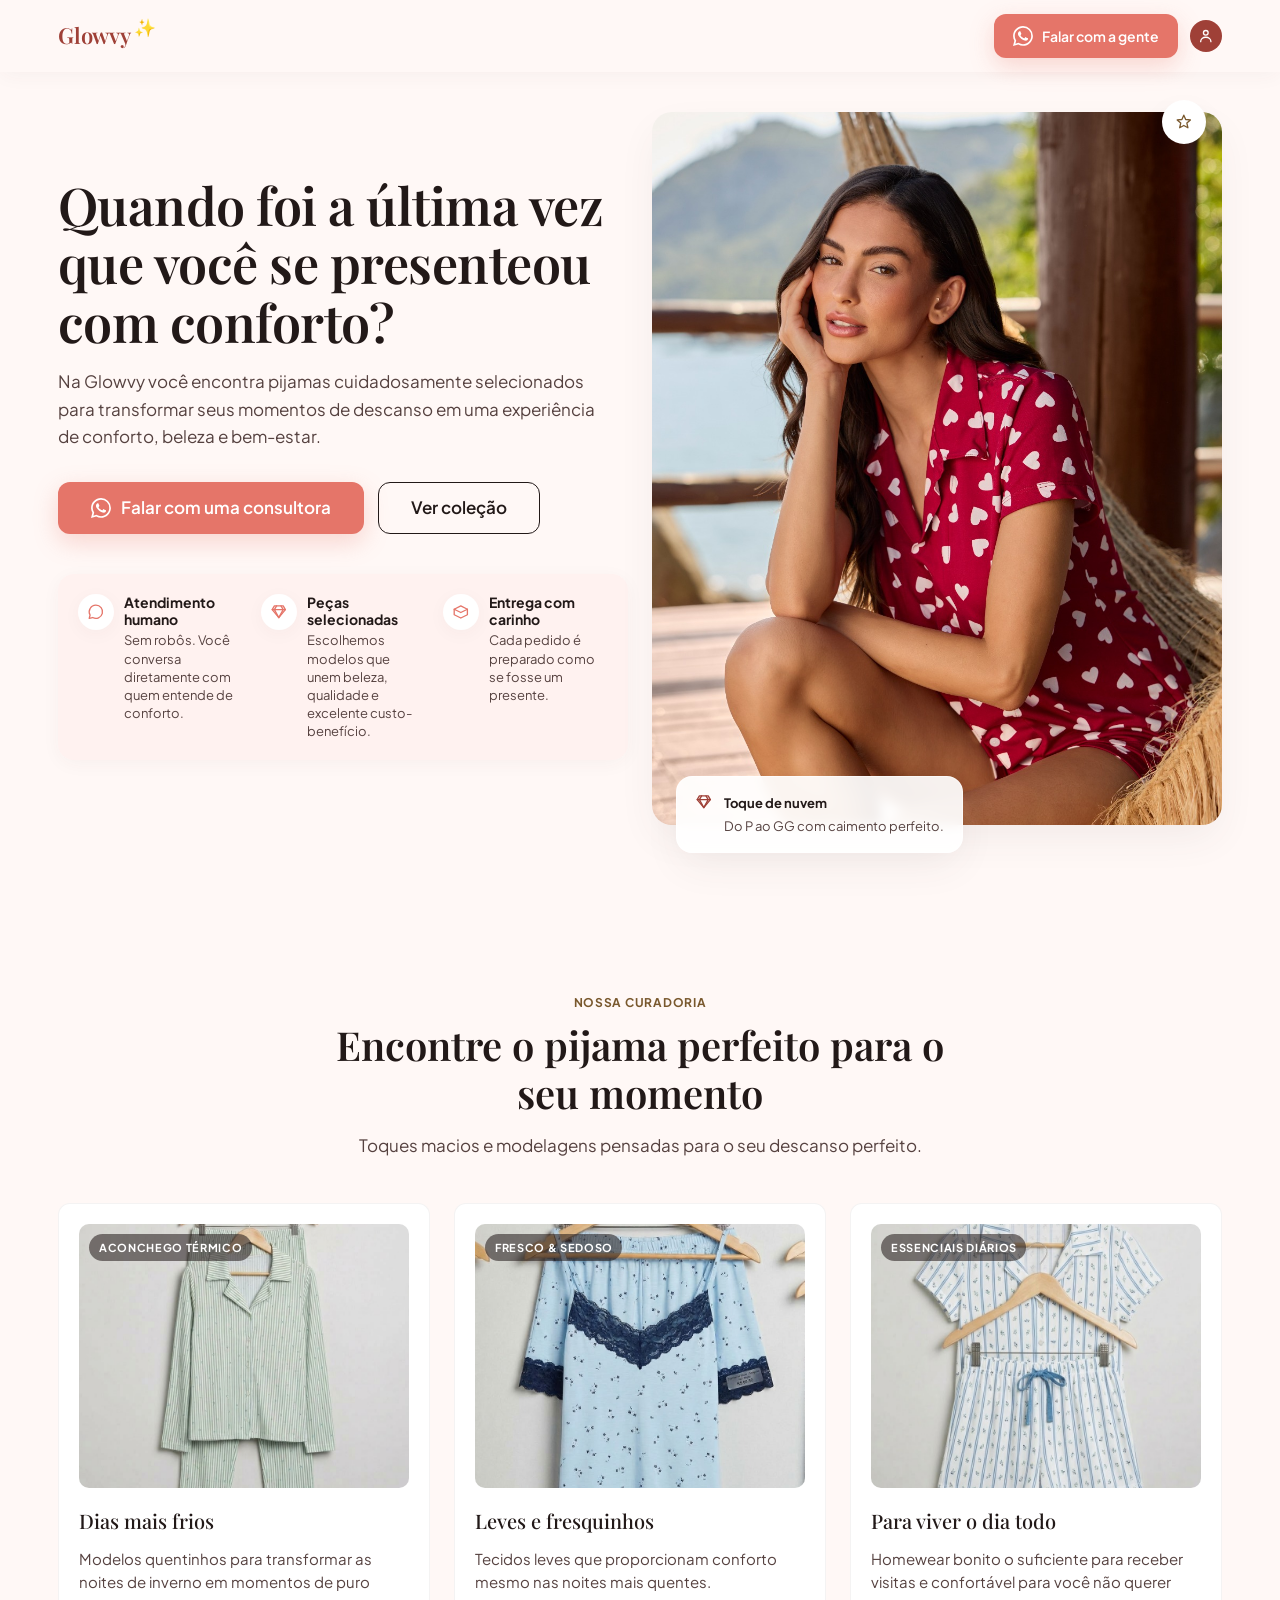
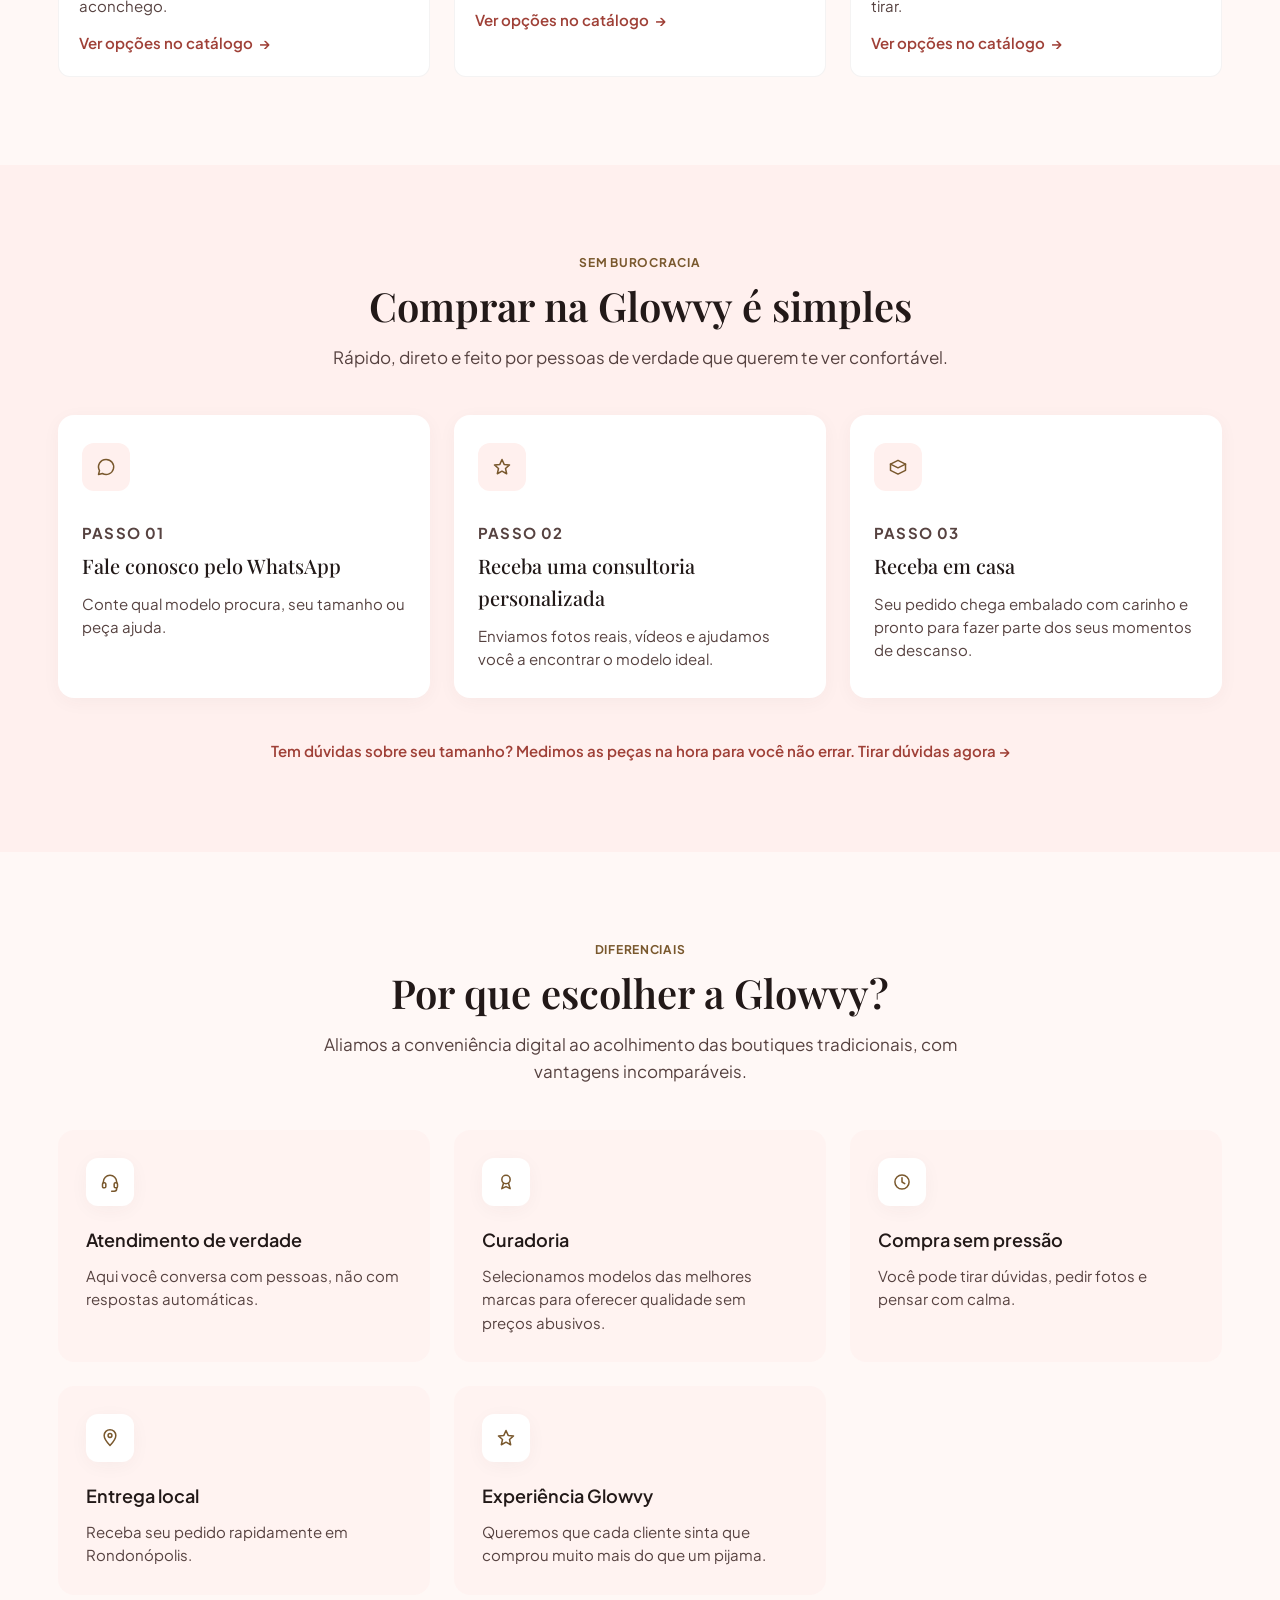
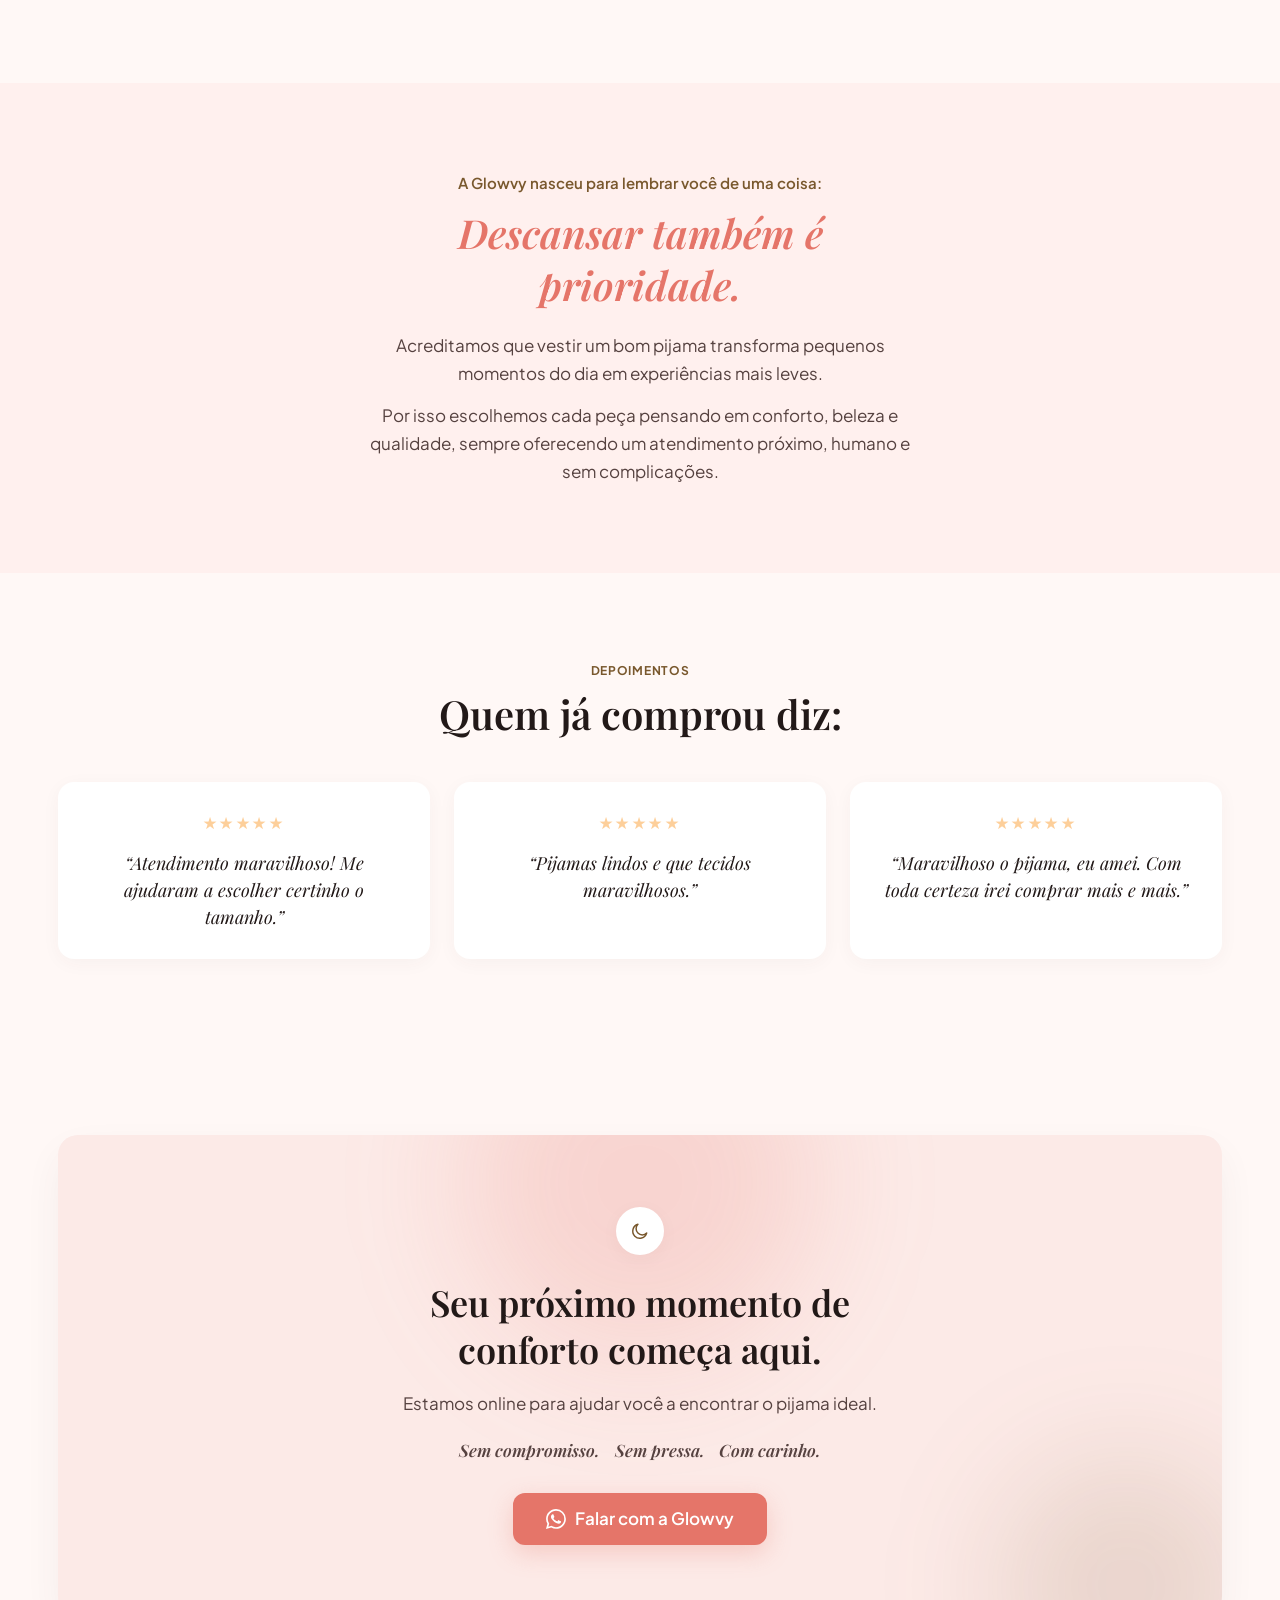
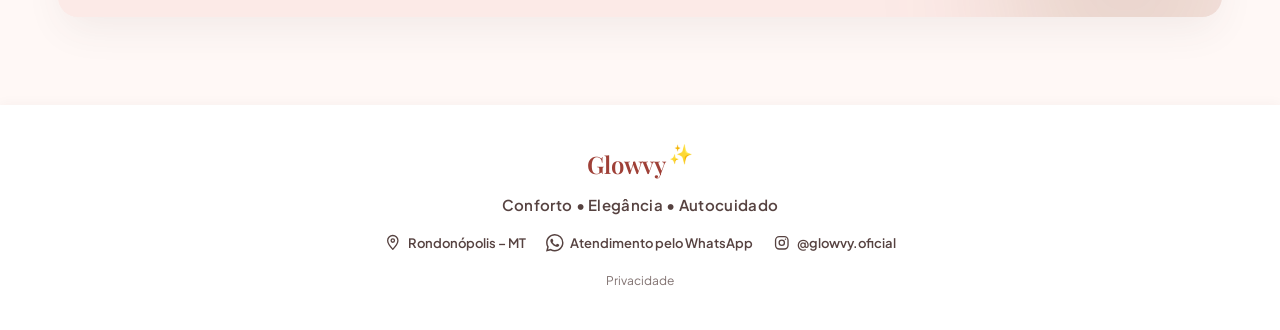
<file: Index.html>
<!DOCTYPE html>
<html lang="pt-BR">
<head>
<meta charset="UTF-8">
<meta name="viewport" content="width=device-width, initial-scale=1.0">
<title>Glowvy — Pijamas que transformam seu momento de descanso</title>
<meta name="description" content="Pijamas cuidadosamente selecionados, com atendimento humano direto no WhatsApp. Conforto, beleza e bem-estar em cada peça.">
<meta name="theme-color" content="#fff8f6">
<meta name="facebook-domain-verification" content="mq9f7ckbl71jq4opf242ta48znnluz" />

<!-- Open Graph -->
<meta property="og:type" content="website">
<meta property="og:title" content="Glowvy — Pijamas que transformam seu momento de descanso">
<meta property="og:description" content="Pijamas cuidadosamente selecionados, com atendimento humano direto no WhatsApp. Conforto, beleza e bem-estar em cada peça.">

<!-- Performance: preconnect to third-party origins used on this page -->
<link rel="preconnect" href="https://fonts.googleapis.com">
<link rel="preconnect" href="https://fonts.gstatic.com" crossorigin>

<!-- Fonts: apenas os pesos usados, com swap para não bloquear a renderização -->
<link rel="stylesheet" href="https://fonts.googleapis.com/css2?family=Playfair+Display:ital,wght@0,500;0,600;1,600&family=Plus+Jakarta+Sans:wght@400;500;600;700&display=swap">

<link rel="stylesheet" href="styles.css">
</head>
<body>

<a class="skip-link" href="#conteudo">Pular para o conteúdo</a>

<header class="site-header">
  <div class="wrap header-inner">
    <a href="#topo" class="logo">Glowvy<span class="logo-star" aria-hidden="true">✨</span></a>
    <div class="header-actions">
      <a class="btn btn-primary btn-sm" data-whatsapp data-wa-text="Olá! Vim pelo site e quero saber mais sobre as peças." href="#" target="_blank" rel="noopener">
        <svg class="icon icon-whatsapp" viewBox="0 0 16 16" aria-hidden="true"><path d="M13.601 2.326A7.854 7.854 0 0 0 7.994 0C3.627 0 .068 3.558.064 7.926c0 1.399.366 2.76 1.057 3.965L0 16l4.204-1.102a7.933 7.933 0 0 0 3.79.965h.004c4.368 0 7.926-3.558 7.93-7.93A7.9 7.9 0 0 0 13.6 2.326zM7.994 14.521a6.573 6.573 0 0 1-3.356-.92l-.24-.144-2.494.654.666-2.433-.156-.251a6.56 6.56 0 0 1-1.007-3.505c0-3.626 2.957-6.584 6.591-6.584a6.56 6.56 0 0 1 4.66 1.931 6.56 6.56 0 0 1 1.928 4.66c-.004 3.639-2.961 6.592-6.592 6.592zm3.615-4.934c-.197-.099-1.17-.578-1.353-.646-.182-.065-.315-.099-.445.099-.133.197-.513.646-.627.775-.114.133-.232.148-.43.05-.197-.1-.836-.308-1.592-.985-.59-.525-.985-1.175-1.103-1.372-.114-.198-.011-.304.088-.403.087-.088.197-.232.296-.346.1-.114.133-.198.198-.33.065-.134.034-.248-.015-.347-.05-.099-.445-1.076-.612-1.47-.16-.389-.323-.335-.445-.34-.114-.007-.247-.007-.38-.007a.729.729 0 0 0-.529.247c-.182.198-.691.677-.691 1.654 0 .977.71 1.916.81 2.049.098.133 1.394 2.132 3.383 2.992.47.205.84.326 1.129.418.475.152.904.129 1.246.08.38-.058 1.171-.48 1.337-.943.164-.464.164-.86.114-.943-.049-.084-.182-.133-.38-.232z"/></svg>
        <span>Falar com a gente</span>
      </a>
      <span class="avatar" aria-hidden="true">
        <svg class="icon icon-sm" viewBox="0 0 24 24"><circle cx="12" cy="8" r="3.2"/><path d="M5 20c0-3.5 3-6 7-6s7 2.5 7 6"/></svg>
      </span>
    </div>
  </div>
</header>

<main id="conteudo">

  <!-- HERO -->
  <section class="hero" id="topo">
    <div class="wrap hero-grid">
      <div class="hero-copy">
        <h1 class="hero-title">Quando foi a última vez que você se presenteou com conforto?</h1>
        <p class="hero-sub">Na Glowvy você encontra pijamas cuidadosamente selecionados para transformar seus momentos de descanso em uma experiência de conforto, beleza e bem-estar.</p>

        <div class="hero-actions">
          <a class="btn btn-primary btn-lg" data-whatsapp data-wa-text="Olá! Quero falar com uma consultora da Glowvy." href="#" target="_blank" rel="noopener">
            <svg class="icon icon-whatsapp" viewBox="0 0 16 16" aria-hidden="true"><path d="M13.601 2.326A7.854 7.854 0 0 0 7.994 0C3.627 0 .068 3.558.064 7.926c0 1.399.366 2.76 1.057 3.965L0 16l4.204-1.102a7.933 7.933 0 0 0 3.79.965h.004c4.368 0 7.926-3.558 7.93-7.93A7.9 7.9 0 0 0 13.6 2.326zM7.994 14.521a6.573 6.573 0 0 1-3.356-.92l-.24-.144-2.494.654.666-2.433-.156-.251a6.56 6.56 0 0 1-1.007-3.505c0-3.626 2.957-6.584 6.591-6.584a6.56 6.56 0 0 1 4.66 1.931 6.56 6.56 0 0 1 1.928 4.66c-.004 3.639-2.961 6.592-6.592 6.592zm3.615-4.934c-.197-.099-1.17-.578-1.353-.646-.182-.065-.315-.099-.445.099-.133.197-.513.646-.627.775-.114.133-.232.148-.43.05-.197-.1-.836-.308-1.592-.985-.59-.525-.985-1.175-1.103-1.372-.114-.198-.011-.304.088-.403.087-.088.197-.232.296-.346.1-.114.133-.198.198-.33.065-.134.034-.248-.015-.347-.05-.099-.445-1.076-.612-1.47-.16-.389-.323-.335-.445-.34-.114-.007-.247-.007-.38-.007a.729.729 0 0 0-.529.247c-.182.198-.691.677-.691 1.654 0 .977.71 1.916.81 2.049.098.133 1.394 2.132 3.383 2.992.47.205.84.326 1.129.418.475.152.904.129 1.246.08.38-.058 1.171-.48 1.337-.943.164-.464.164-.86.114-.943-.049-.084-.182-.133-.38-.232z"/></svg>
            <span>Falar com uma consultora</span>
          </a>
          <a class="btn btn-secondary btn-lg" href="#colecoes">
            <span>Ver coleção</span>
          </a>
        </div>

        <ul class="hero-diffs">
          <li>
            <span class="hero-diff-icon">
              <svg class="icon icon-sm" viewBox="0 0 24 24" aria-hidden="true"><path d="M12 3a9 9 0 0 0-7.8 13.4L3 21l4.7-1.2A9 9 0 1 0 12 3Z"/></svg>
            </span>
            <span>
              <strong>Atendimento humano</strong>
              Sem robôs. Você conversa diretamente com quem entende de conforto.
            </span>
          </li>
          <li>
            <span class="hero-diff-icon">
              <svg class="icon icon-sm" viewBox="0 0 24 24" aria-hidden="true"><path d="M6 4h12l3 5-9 11L3 9Z"/><path d="M3 9h18M9 4l-3 5 6 11 6-11-3-5"/></svg>
            </span>
            <span>
              <strong>Peças selecionadas</strong>
              Escolhemos modelos que unem beleza, qualidade e excelente custo-benefício.
            </span>
          </li>
          <li>
            <span class="hero-diff-icon">
              <svg class="icon icon-sm" viewBox="0 0 24 24" aria-hidden="true"><path d="M3 8.5 12 4l9 4.5-9 4.5-9-4.5Z"/><path d="M3 8.5V16l9 4.5 9-4.5V8.5"/></svg>
            </span>
            <span>
              <strong>Entrega com carinho</strong>
              Cada pedido é preparado como se fosse um presente.
            </span>
          </li>
        </ul>
      </div>

      <div class="hero-media">
        <img
          src="assets/Hero.jpeg"
          alt="Mulher usando pijama Glowvy em um ambiente aconchegante e luminoso"
          width="900" height="1125"
          fetchpriority="high" decoding="async">
        <span class="hero-star" aria-hidden="true">
          <svg class="icon icon-sm" viewBox="0 0 24 24"><path d="m12 3 2.6 5.9 6.4.6-4.8 4.3 1.4 6.3L12 17l-5.6 3.1 1.4-6.3L3 9.5l6.4-.6Z"/></svg>
        </span>
        <div class="hero-badge">
          <svg class="icon icon-sm" viewBox="0 0 24 24" aria-hidden="true"><path d="M6 4h12l3 5-9 11L3 9Z"/><path d="M3 9h18M9 4l-3 5 6 11 6-11-3-5"/></svg>
          <div>
            <p class="hero-badge-title">Toque de nuvem</p>
            <p class="hero-badge-text">Do P ao GG com caimento perfeito.</p>
          </div>
        </div>
      </div>
    </div>
  </section>

  <!-- COLEÇÕES -->
  <section class="section" id="colecoes" aria-labelledby="colecoes-title">
    <div class="wrap">
      <div class="section-head">
        <p class="eyebrow">Nossa curadoria</p>
        <h2 id="colecoes-title">Encontre o pijama perfeito para o seu momento</h2>
        <p class="section-sub">Toques macios e modelagens pensadas para o seu descanso perfeito.</p>
      </div>

      <div class="card-grid">
        <article class="collection-card">
          <div class="collection-media">
            <img
              src="assets/card-1.jpeg"
              width="700" height="560" loading="lazy" decoding="async" alt="Pijama para os dias mais frios">
            <span class="tag">Aconchego térmico</span>
          </div>
          <h3>Dias mais frios</h3>
          <p>Modelos quentinhos para transformar as noites de inverno em momentos de puro aconchego.</p>
          <a class="text-link" href="https://wa.me/c/556692443890" target="_blank" rel="noopener">Ver opções no catálogo <span class="text-link-arrow" aria-hidden="true">→</span></a>
        </article>

        <article class="collection-card">
          <div class="collection-media">
            <img
              src="assets/card-2.jpeg"
              width="700" height="560" loading="lazy" decoding="async" alt="Pijama leve e fresquinho">
            <span class="tag">Fresco &amp; sedoso</span>
          </div>
          <h3>Leves e fresquinhos</h3>
          <p>Tecidos leves que proporcionam conforto mesmo nas noites mais quentes.</p>
          <a class="text-link" href="https://wa.me/c/556692443890" target="_blank" rel="noopener">Ver opções no catálogo <span class="text-link-arrow" aria-hidden="true">→</span></a>
        </article>

        <article class="collection-card">
          <div class="collection-media">
            <img
              src="assets/card-3.jpeg"
              width="700" height="560" loading="lazy" decoding="async" alt="Homewear Glowvy para o dia a dia">
            <span class="tag">Essenciais diários</span>
          </div>
          <h3>Para viver o dia todo</h3>
          <p>Homewear bonito o suficiente para receber visitas e confortável para você não querer tirar.</p>
          <a class="text-link" href="https://wa.me/c/556692443890" target="_blank" rel="noopener">Ver opções no catálogo <span class="text-link-arrow" aria-hidden="true">→</span></a>
        </article>
      </div>
    </div>
  </section>

  <!-- COMO FUNCIONA -->
  <section class="section section-tinted" aria-labelledby="como-funciona-title">
    <div class="wrap">
      <div class="section-head">
        <p class="eyebrow">Sem burocracia</p>
        <h2 id="como-funciona-title">Comprar na Glowvy é simples</h2>
        <p class="section-sub">Rápido, direto e feito por pessoas de verdade que querem te ver confortável.</p>
      </div>

      <ol class="steps-grid">
        <li class="step-card">
          <span class="step-icon">
            <svg class="icon" viewBox="0 0 24 24" aria-hidden="true"><path d="M12 3a9 9 0 0 0-7.8 13.4L3 21l4.7-1.2A9 9 0 1 0 12 3Z"/></svg>
          </span>
          <p class="step-label">Passo 01</p>
          <h3>Fale conosco pelo WhatsApp</h3>
          <p>Conte qual modelo procura, seu tamanho ou peça ajuda.</p>
        </li>
        <li class="step-card">
          <span class="step-icon">
            <svg class="icon" viewBox="0 0 24 24" aria-hidden="true"><path d="m12 3 2.6 5.9 6.4.6-4.8 4.3 1.4 6.3L12 17l-5.6 3.1 1.4-6.3L3 9.5l6.4-.6Z"/></svg>
          </span>
          <p class="step-label">Passo 02</p>
          <h3>Receba uma consultoria personalizada</h3>
          <p>Enviamos fotos reais, vídeos e ajudamos você a encontrar o modelo ideal.</p>
        </li>
        <li class="step-card">
          <span class="step-icon">
            <svg class="icon" viewBox="0 0 24 24" aria-hidden="true"><path d="M3 8.5 12 4l9 4.5-9 4.5-9-4.5Z"/><path d="M3 8.5V16l9 4.5 9-4.5V8.5"/></svg>
          </span>
          <p class="step-label">Passo 03</p>
          <h3>Receba em casa</h3>
          <p>Seu pedido chega embalado com carinho e pronto para fazer parte dos seus momentos de descanso.</p>
        </li>
      </ol>

      <p class="section-link">
        <a data-whatsapp data-wa-text="Tenho dúvidas sobre o meu tamanho, podem me ajudar?" href="#" target="_blank" rel="noopener">Tem dúvidas sobre seu tamanho? Medimos as peças na hora para você não errar. Tirar dúvidas agora <span aria-hidden="true">→</span></a>
      </p>
    </div>
  </section>

  <!-- DIFERENCIAIS -->
  <section class="section" aria-labelledby="diferenciais-title">
    <div class="wrap">
      <div class="section-head">
        <p class="eyebrow">Diferenciais</p>
        <h2 id="diferenciais-title">Por que escolher a Glowvy?</h2>
        <p class="section-sub">Aliamos a conveniência digital ao acolhimento das boutiques tradicionais, com vantagens incomparáveis.</p>
      </div>

      <div class="feature-grid">
        <div class="feature-card">
          <span class="feature-icon">
            <svg class="icon" viewBox="0 0 24 24" aria-hidden="true"><path d="M4 13v-1a8 8 0 0 1 16 0v1"/><rect x="3" y="13" width="4" height="6" rx="1.5"/><rect x="17" y="13" width="4" height="6" rx="1.5"/><path d="M20 19v1a3 3 0 0 1-3 3h-3"/></svg>
          </span>
          <h3>Atendimento de verdade</h3>
          <p>Aqui você conversa com pessoas, não com respostas automáticas.</p>
        </div>
        <div class="feature-card">
          <span class="feature-icon">
            <svg class="icon" viewBox="0 0 24 24" aria-hidden="true"><circle cx="12" cy="9" r="5"/><path d="m9 13.5-2 6.5 5-2.5 5 2.5-2-6.5"/></svg>
          </span>
          <h3>Curadoria</h3>
          <p>Selecionamos modelos das melhores marcas para oferecer qualidade sem preços abusivos.</p>
        </div>
        <div class="feature-card">
          <span class="feature-icon">
            <svg class="icon" viewBox="0 0 24 24" aria-hidden="true"><circle cx="12" cy="12" r="8.5"/><path d="M12 7v5l3.3 2"/></svg>
          </span>
          <h3>Compra sem pressão</h3>
          <p>Você pode tirar dúvidas, pedir fotos e pensar com calma.</p>
        </div>
        <div class="feature-card">
          <span class="feature-icon">
            <svg class="icon" viewBox="0 0 24 24" aria-hidden="true"><path d="M12 21s7-7.4 7-12a7 7 0 1 0-14 0c0 4.6 7 12 7 12Z"/><circle cx="12" cy="9" r="2.3"/></svg>
          </span>
          <h3>Entrega local</h3>
          <p>Receba seu pedido rapidamente em Rondonópolis.</p>
        </div>
        <div class="feature-card">
          <span class="feature-icon">
            <svg class="icon" viewBox="0 0 24 24" aria-hidden="true"><path d="m12 3 2.6 5.9 6.4.6-4.8 4.3 1.4 6.3L12 17l-5.6 3.1 1.4-6.3L3 9.5l6.4-.6Z"/></svg>
          </span>
          <h3>Experiência Glowvy</h3>
          <p>Queremos que cada cliente sinta que comprou muito mais do que um pijama.</p>
        </div>
      </div>
    </div>
  </section>

  <!-- SOBRE A GLOWVY -->
  <section class="section section-tinted about" aria-labelledby="sobre-title">
    <div class="wrap about-wrap">
      <p class="about-lead">A Glowvy nasceu para lembrar você de uma coisa:</p>
      <h2 id="sobre-title" class="about-statement">Descansar também é prioridade.</h2>
      <p class="about-text">Acreditamos que vestir um bom pijama transforma pequenos momentos do dia em experiências mais leves.</p>
      <p class="about-text">Por isso escolhemos cada peça pensando em conforto, beleza e qualidade, sempre oferecendo um atendimento próximo, humano e sem complicações.</p>
    </div>
  </section>

  <!-- DEPOIMENTOS -->
  <section class="section" aria-labelledby="depoimentos-title">
    <div class="wrap">
      <div class="section-head">
        <p class="eyebrow">Depoimentos</p>
        <h2 id="depoimentos-title">Quem já comprou diz:</h2>
      </div>

      <div class="testimonial-grid">
        <blockquote class="testimonial-card">
          <div class="stars" aria-hidden="true">★★★★★</div>
          <p>“Atendimento maravilhoso! Me ajudaram a escolher certinho o tamanho.”</p>
        </blockquote>
        <blockquote class="testimonial-card">
          <div class="stars" aria-hidden="true">★★★★★</div>
          <p>“Pijamas lindos e que tecidos maravilhosos.”</p>
        </blockquote>
        <blockquote class="testimonial-card">
          <div class="stars" aria-hidden="true">★★★★★</div>
          <p>“Maravilhoso o pijama, eu amei. Com toda certeza irei comprar mais e mais.”</p>
        </blockquote>
      </div>
    </div>
  </section>

  <!-- CTA FINAL -->
  <section class="section">
    <div class="wrap">
      <div class="final-cta">
        <span class="final-cta-icon">
          <svg class="icon" viewBox="0 0 24 24" aria-hidden="true"><path d="M20 14.5A8.5 8.5 0 1 1 9.5 4a6.5 6.5 0 0 0 10.5 10.5Z"/></svg>
        </span>
        <h2>Seu próximo momento de conforto começa aqui.</h2>
        <p>Estamos online para ajudar você a encontrar o pijama ideal.</p>
        <p class="final-cta-triplet">
          <span>Sem compromisso.</span>
          <span>Sem pressa.</span>
          <span>Com carinho.</span>
        </p>
        <a class="btn btn-primary btn-lg" data-whatsapp data-wa-text="Olá! Quero falar com a Glowvy." href="#" target="_blank" rel="noopener">
          <svg class="icon icon-whatsapp" viewBox="0 0 16 16" aria-hidden="true"><path d="M13.601 2.326A7.854 7.854 0 0 0 7.994 0C3.627 0 .068 3.558.064 7.926c0 1.399.366 2.76 1.057 3.965L0 16l4.204-1.102a7.933 7.933 0 0 0 3.79.965h.004c4.368 0 7.926-3.558 7.93-7.93A7.9 7.9 0 0 0 13.6 2.326zM7.994 14.521a6.573 6.573 0 0 1-3.356-.92l-.24-.144-2.494.654.666-2.433-.156-.251a6.56 6.56 0 0 1-1.007-3.505c0-3.626 2.957-6.584 6.591-6.584a6.56 6.56 0 0 1 4.66 1.931 6.56 6.56 0 0 1 1.928 4.66c-.004 3.639-2.961 6.592-6.592 6.592zm3.615-4.934c-.197-.099-1.17-.578-1.353-.646-.182-.065-.315-.099-.445.099-.133.197-.513.646-.627.775-.114.133-.232.148-.43.05-.197-.1-.836-.308-1.592-.985-.59-.525-.985-1.175-1.103-1.372-.114-.198-.011-.304.088-.403.087-.088.197-.232.296-.346.1-.114.133-.198.198-.33.065-.134.034-.248-.015-.347-.05-.099-.445-1.076-.612-1.47-.16-.389-.323-.335-.445-.34-.114-.007-.247-.007-.38-.007a.729.729 0 0 0-.529.247c-.182.198-.691.677-.691 1.654 0 .977.71 1.916.81 2.049.098.133 1.394 2.132 3.383 2.992.47.205.84.326 1.129.418.475.152.904.129 1.246.08.38-.058 1.171-.48 1.337-.943.164-.464.164-.86.114-.943-.049-.084-.182-.133-.38-.232z"/></svg>
          <span>Falar com a Glowvy</span>
        </a>
      </div>
    </div>
  </section>

</main>

<footer class="site-footer">
  <div class="wrap footer-inner">
    <p class="logo logo-footer">Glowvy<span class="logo-star" aria-hidden="true">✨</span></p>
    <p class="footer-text">Conforto <span aria-hidden="true">•</span> Elegância <span aria-hidden="true">•</span> Autocuidado</p>
    <ul class="footer-meta">
      <li>
        <svg class="icon icon-sm" viewBox="0 0 24 24" aria-hidden="true"><path d="M12 21s7-7.4 7-12a7 7 0 1 0-14 0c0 4.6 7 12 7 12Z"/><circle cx="12" cy="9" r="2.3"/></svg>
        <span>Rondonópolis – MT</span>
      </li>
      <li>
        <a data-whatsapp data-wa-text="Olá! Vim pelo site da Glowvy." href="#" target="_blank" rel="noopener">
          <svg class="icon icon-sm icon-whatsapp" viewBox="0 0 16 16" aria-hidden="true"><path d="M13.601 2.326A7.854 7.854 0 0 0 7.994 0C3.627 0 .068 3.558.064 7.926c0 1.399.366 2.76 1.057 3.965L0 16l4.204-1.102a7.933 7.933 0 0 0 3.79.965h.004c4.368 0 7.926-3.558 7.93-7.93A7.9 7.9 0 0 0 13.6 2.326zM7.994 14.521a6.573 6.573 0 0 1-3.356-.92l-.24-.144-2.494.654.666-2.433-.156-.251a6.56 6.56 0 0 1-1.007-3.505c0-3.626 2.957-6.584 6.591-6.584a6.56 6.56 0 0 1 4.66 1.931 6.56 6.56 0 0 1 1.928 4.66c-.004 3.639-2.961 6.592-6.592 6.592zm3.615-4.934c-.197-.099-1.17-.578-1.353-.646-.182-.065-.315-.099-.445.099-.133.197-.513.646-.627.775-.114.133-.232.148-.43.05-.197-.1-.836-.308-1.592-.985-.59-.525-.985-1.175-1.103-1.372-.114-.198-.011-.304.088-.403.087-.088.197-.232.296-.346.1-.114.133-.198.198-.33.065-.134.034-.248-.015-.347-.05-.099-.445-1.076-.612-1.47-.16-.389-.323-.335-.445-.34-.114-.007-.247-.007-.38-.007a.729.729 0 0 0-.529.247c-.182.198-.691.677-.691 1.654 0 .977.71 1.916.81 2.049.098.133 1.394 2.132 3.383 2.992.47.205.84.326 1.129.418.475.152.904.129 1.246.08.38-.058 1.171-.48 1.337-.943.164-.464.164-.86.114-.943-.049-.084-.182-.133-.38-.232z"/></svg>
          <span>Atendimento pelo WhatsApp</span>
        </a>
      </li>
      <li>
        <a href="https://instagram.com/glowvy.oficial" target="_blank" rel="noopener">
          <svg class="icon icon-sm" viewBox="0 0 24 24" aria-hidden="true"><rect x="3.5" y="3.5" width="17" height="17" rx="5"/><circle cx="12" cy="12" r="3.6"/><circle cx="17" cy="7" r="1" fill="currentColor" stroke="none"/></svg>
          <span>@glowvy.oficial</span>
        </a>
      </li>
    </ul>
    <p class="footer-fineprint"><a href="privacidade.html">Privacidade</a></p>
  </div>
</footer>

<script src="script.js" defer></script>
</body>
</html>
</file>
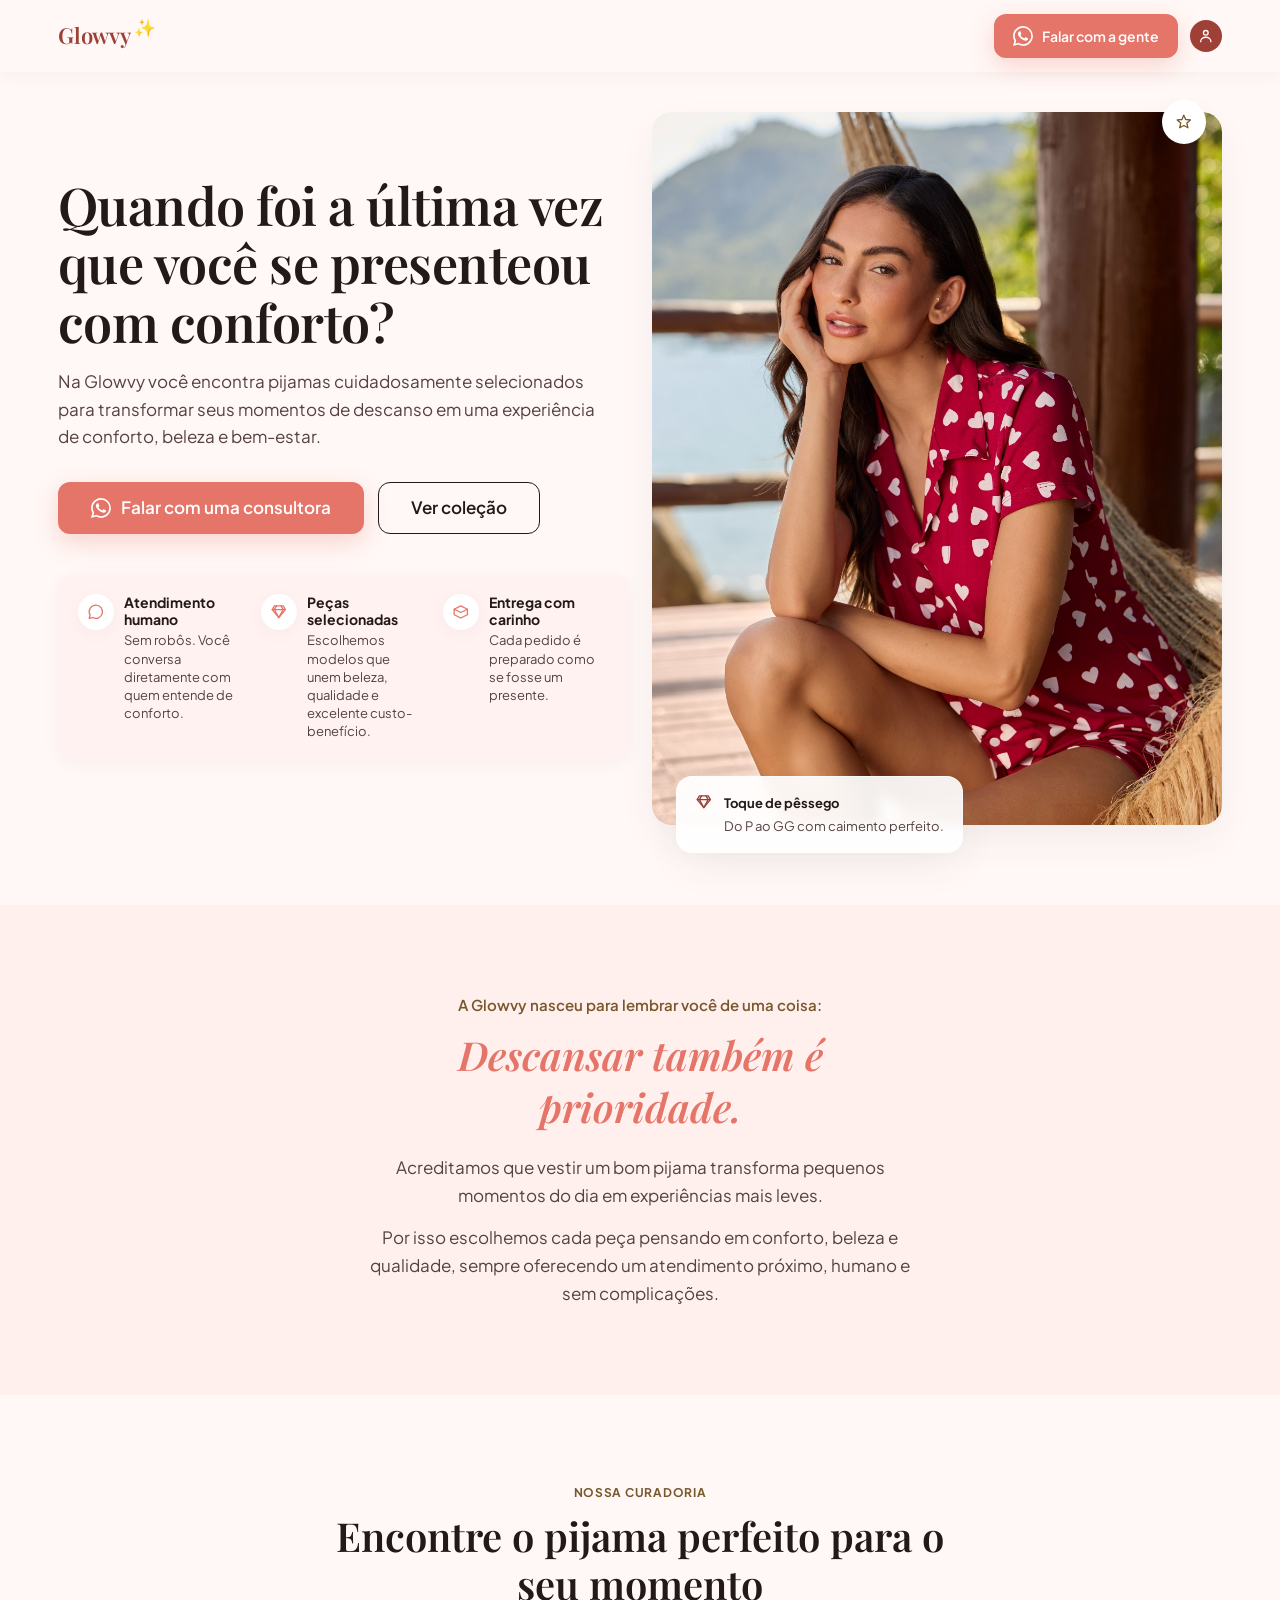
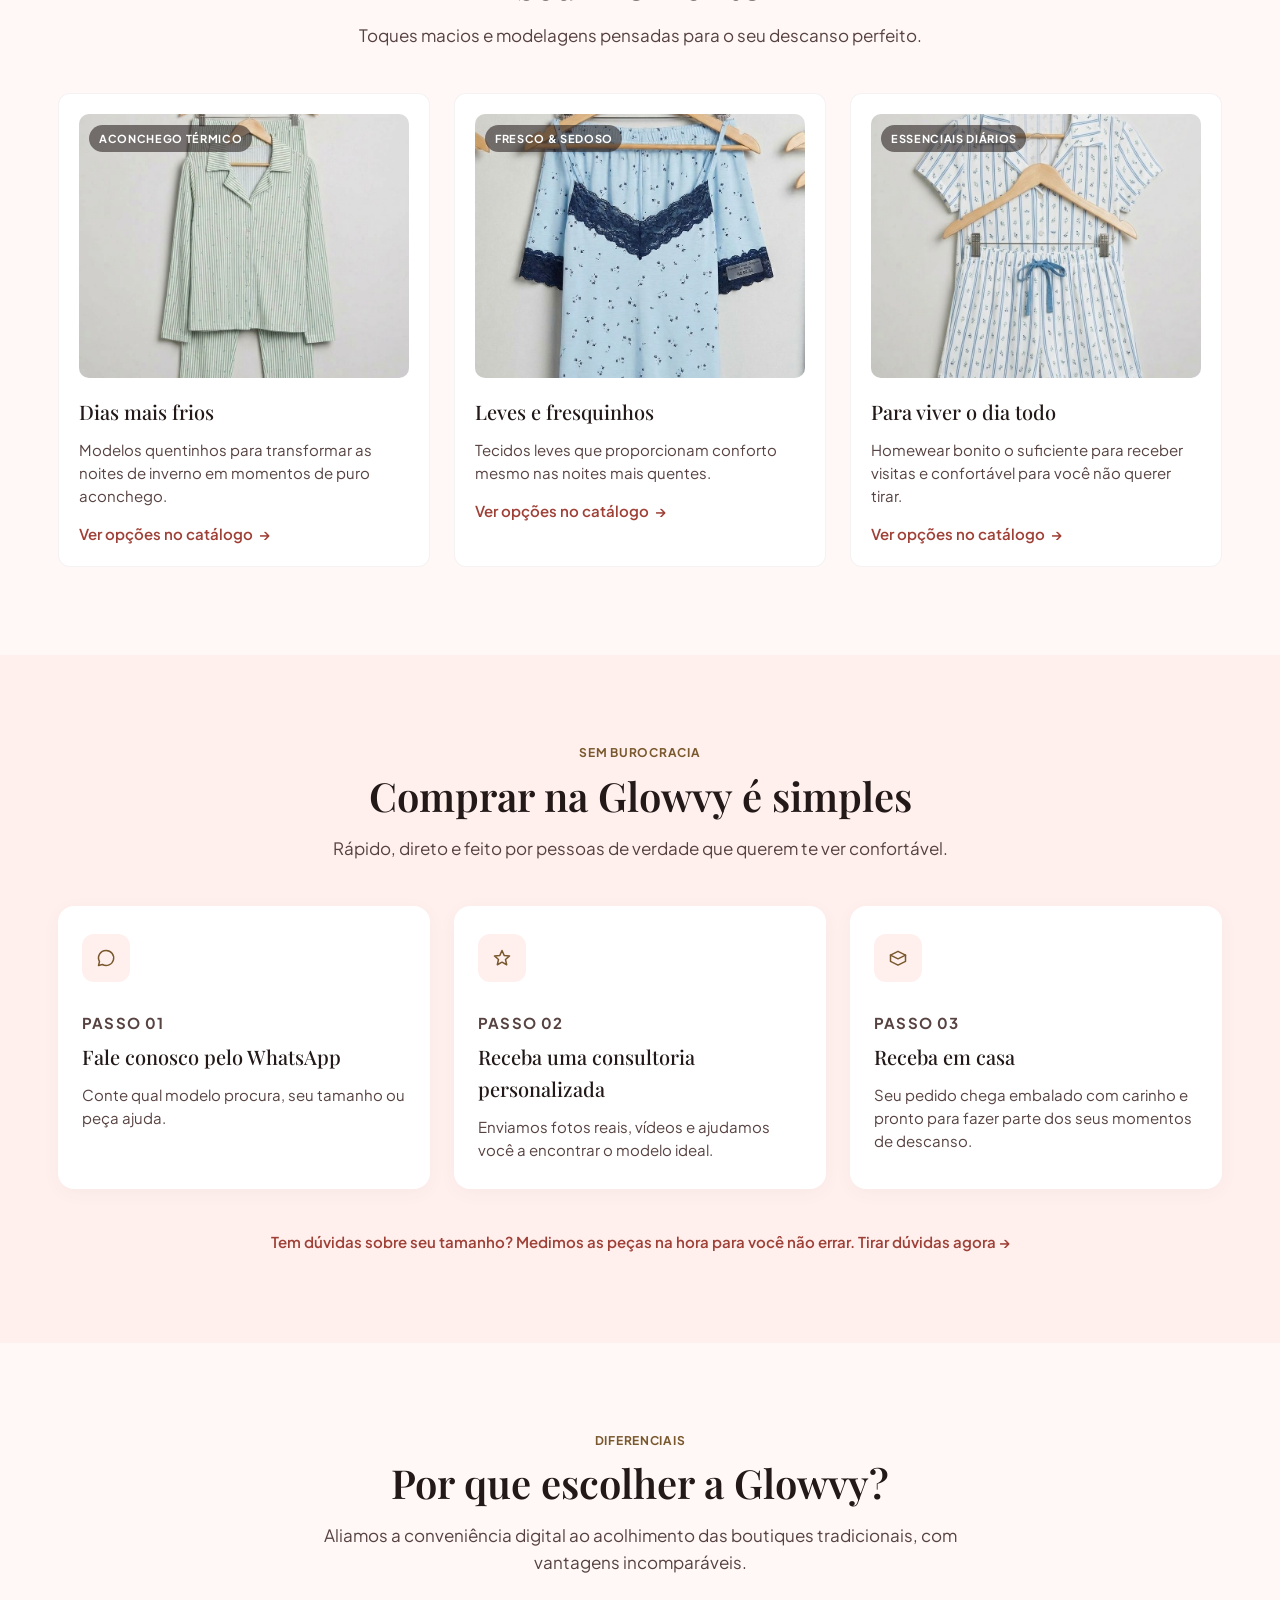
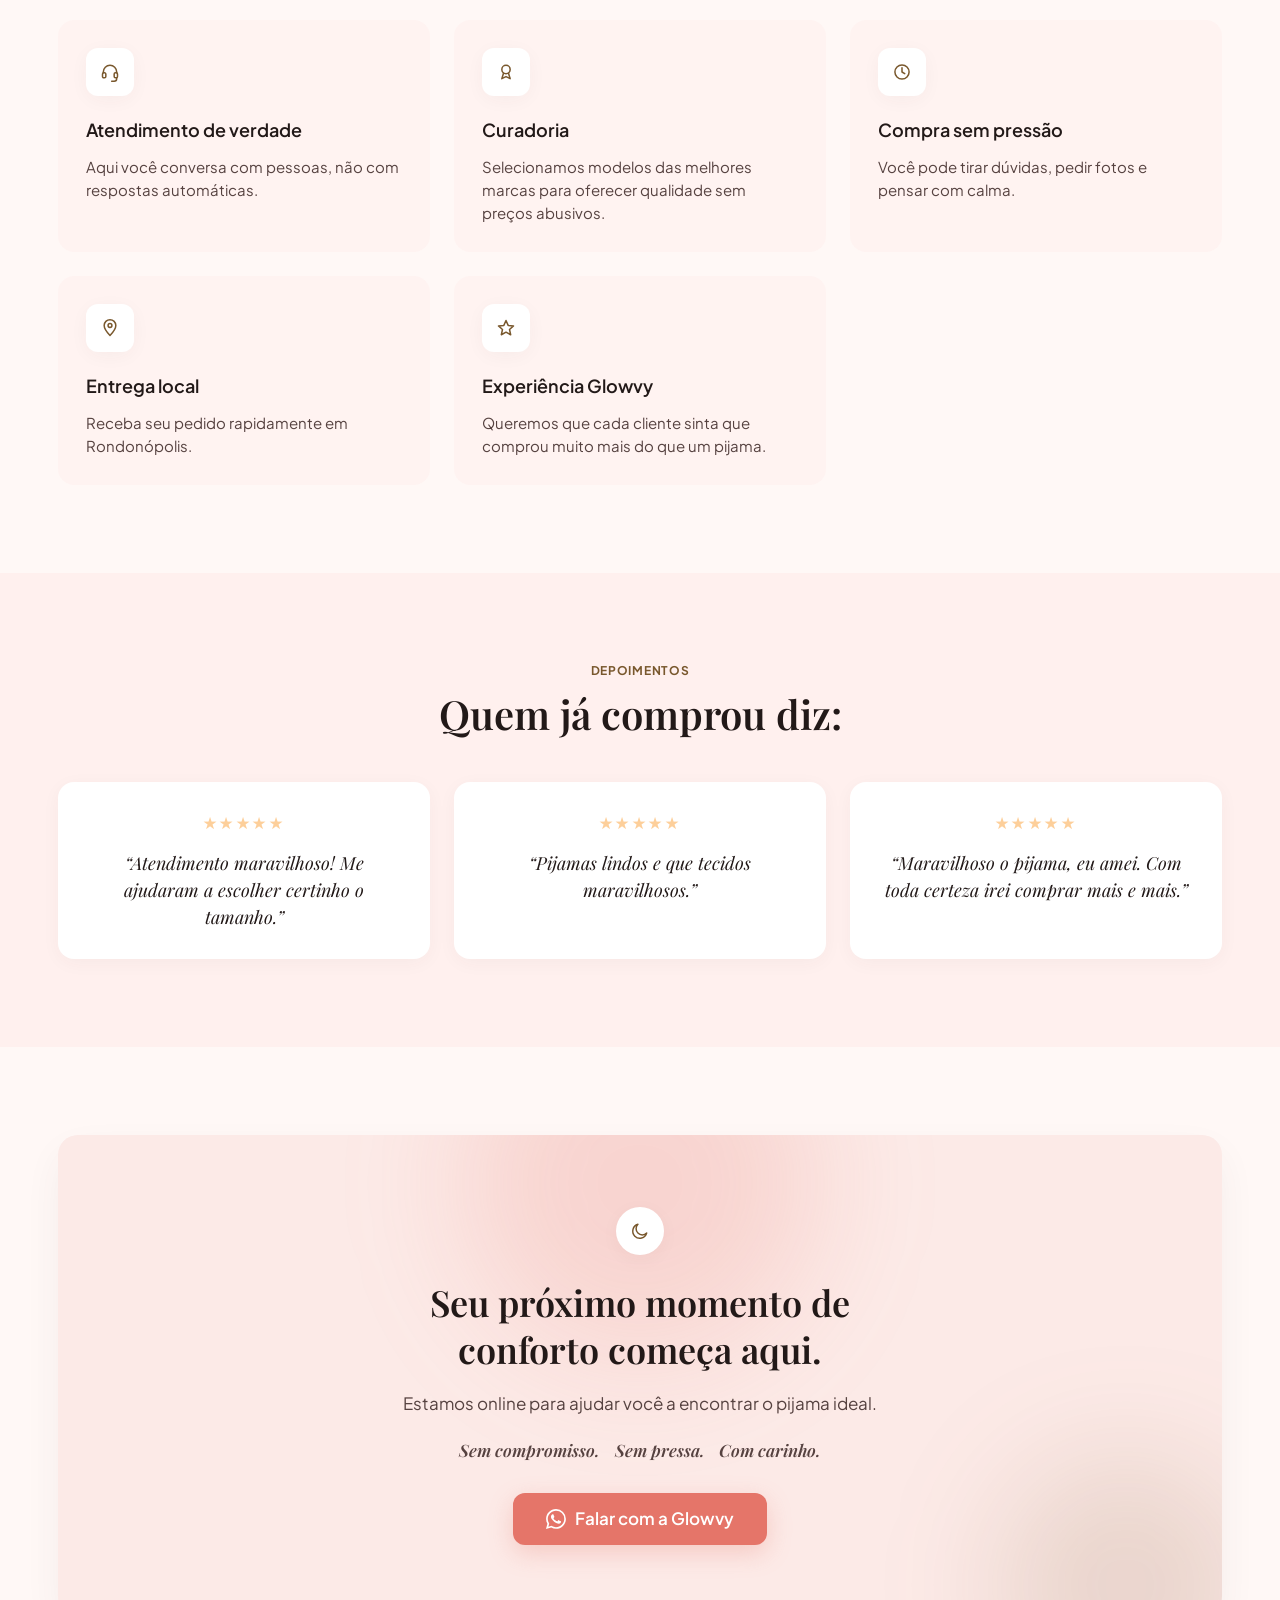
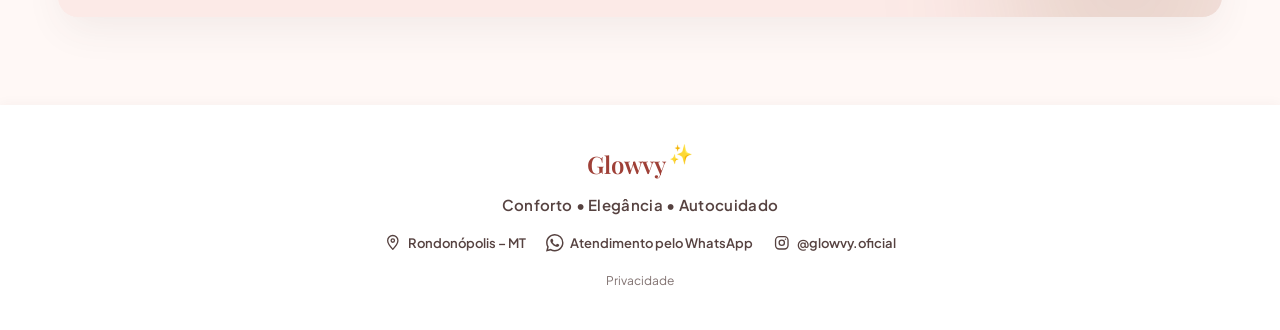
<file: index.html>
<!DOCTYPE html>
<html lang="pt-BR">
<head>
<meta charset="UTF-8">
<meta name="viewport" content="width=device-width, initial-scale=1.0">
<title>Glowvy — Pijamas que transformam seu momento de descanso</title>
<meta name="description" content="Pijamas cuidadosamente selecionados, com atendimento humano direto no WhatsApp. Conforto, beleza e bem-estar em cada peça.">
<meta name="theme-color" content="#fff8f6">
<meta name="facebook-domain-verification" content="mq9f7ckbl71jq4opf242ta48znnluz" />

<!-- Open Graph -->
<meta property="og:type" content="website">
<meta property="og:title" content="Glowvy — Pijamas que transformam seu momento de descanso">
<meta property="og:description" content="Pijamas cuidadosamente selecionados, com atendimento humano direto no WhatsApp. Conforto, beleza e bem-estar em cada peça.">

<!-- Performance: preconnect to third-party origins used on this page -->
<link rel="preconnect" href="https://fonts.googleapis.com">
<link rel="preconnect" href="https://fonts.gstatic.com" crossorigin>

<!-- Fonts: apenas os pesos usados, com swap para não bloquear a renderização -->
<link rel="stylesheet" href="https://fonts.googleapis.com/css2?family=Playfair+Display:ital,wght@0,500;0,600;1,600&family=Plus+Jakarta+Sans:wght@400;500;600;700&display=swap">

<link rel="stylesheet" href="styles.css">
</head>
<body>

<a class="skip-link" href="#conteudo">Pular para o conteúdo</a>

<header class="site-header">
  <div class="wrap header-inner">
    <a href="#topo" class="logo">Glowvy<span class="logo-star" aria-hidden="true">✨</span></a>
    <div class="header-actions">
      <a class="btn btn-primary btn-sm" data-whatsapp data-wa-text="Olá! Vim pelo site e quero saber mais sobre as peças." href="#" target="_blank" rel="noopener">
        <svg class="icon icon-whatsapp" viewBox="0 0 16 16" aria-hidden="true"><path d="M13.601 2.326A7.854 7.854 0 0 0 7.994 0C3.627 0 .068 3.558.064 7.926c0 1.399.366 2.76 1.057 3.965L0 16l4.204-1.102a7.933 7.933 0 0 0 3.79.965h.004c4.368 0 7.926-3.558 7.93-7.93A7.9 7.9 0 0 0 13.6 2.326zM7.994 14.521a6.573 6.573 0 0 1-3.356-.92l-.24-.144-2.494.654.666-2.433-.156-.251a6.56 6.56 0 0 1-1.007-3.505c0-3.626 2.957-6.584 6.591-6.584a6.56 6.56 0 0 1 4.66 1.931 6.56 6.56 0 0 1 1.928 4.66c-.004 3.639-2.961 6.592-6.592 6.592zm3.615-4.934c-.197-.099-1.17-.578-1.353-.646-.182-.065-.315-.099-.445.099-.133.197-.513.646-.627.775-.114.133-.232.148-.43.05-.197-.1-.836-.308-1.592-.985-.59-.525-.985-1.175-1.103-1.372-.114-.198-.011-.304.088-.403.087-.088.197-.232.296-.346.1-.114.133-.198.198-.33.065-.134.034-.248-.015-.347-.05-.099-.445-1.076-.612-1.47-.16-.389-.323-.335-.445-.34-.114-.007-.247-.007-.38-.007a.729.729 0 0 0-.529.247c-.182.198-.691.677-.691 1.654 0 .977.71 1.916.81 2.049.098.133 1.394 2.132 3.383 2.992.47.205.84.326 1.129.418.475.152.904.129 1.246.08.38-.058 1.171-.48 1.337-.943.164-.464.164-.86.114-.943-.049-.084-.182-.133-.38-.232z"/></svg>
        <span>Falar com a gente</span>
      </a>
      <span class="avatar" aria-hidden="true">
        <svg class="icon icon-sm" viewBox="0 0 24 24"><circle cx="12" cy="8" r="3.2"/><path d="M5 20c0-3.5 3-6 7-6s7 2.5 7 6"/></svg>
      </span>
    </div>
  </div>
</header>

<main id="conteudo">

  <!-- HERO -->
  <section class="hero" id="topo">
    <div class="wrap hero-grid">
      <div class="hero-copy">
        <h1 class="hero-title">Quando foi a última vez que você se presenteou com conforto?</h1>
        <p class="hero-sub">Na Glowvy você encontra pijamas cuidadosamente selecionados para transformar seus momentos de descanso em uma experiência de conforto, beleza e bem-estar.</p>

        <div class="hero-actions">
          <a class="btn btn-primary btn-lg" data-whatsapp data-wa-text="Olá! Quero falar com uma consultora da Glowvy." href="#" target="_blank" rel="noopener">
            <svg class="icon icon-whatsapp" viewBox="0 0 16 16" aria-hidden="true"><path d="M13.601 2.326A7.854 7.854 0 0 0 7.994 0C3.627 0 .068 3.558.064 7.926c0 1.399.366 2.76 1.057 3.965L0 16l4.204-1.102a7.933 7.933 0 0 0 3.79.965h.004c4.368 0 7.926-3.558 7.93-7.93A7.9 7.9 0 0 0 13.6 2.326zM7.994 14.521a6.573 6.573 0 0 1-3.356-.92l-.24-.144-2.494.654.666-2.433-.156-.251a6.56 6.56 0 0 1-1.007-3.505c0-3.626 2.957-6.584 6.591-6.584a6.56 6.56 0 0 1 4.66 1.931 6.56 6.56 0 0 1 1.928 4.66c-.004 3.639-2.961 6.592-6.592 6.592zm3.615-4.934c-.197-.099-1.17-.578-1.353-.646-.182-.065-.315-.099-.445.099-.133.197-.513.646-.627.775-.114.133-.232.148-.43.05-.197-.1-.836-.308-1.592-.985-.59-.525-.985-1.175-1.103-1.372-.114-.198-.011-.304.088-.403.087-.088.197-.232.296-.346.1-.114.133-.198.198-.33.065-.134.034-.248-.015-.347-.05-.099-.445-1.076-.612-1.47-.16-.389-.323-.335-.445-.34-.114-.007-.247-.007-.38-.007a.729.729 0 0 0-.529.247c-.182.198-.691.677-.691 1.654 0 .977.71 1.916.81 2.049.098.133 1.394 2.132 3.383 2.992.47.205.84.326 1.129.418.475.152.904.129 1.246.08.38-.058 1.171-.48 1.337-.943.164-.464.164-.86.114-.943-.049-.084-.182-.133-.38-.232z"/></svg>
            <span>Falar com uma consultora</span>
          </a>
          <a class="btn btn-secondary btn-lg" href="https://wa.me/c/556692443890" target="_blank" rel="noopener">
            <span>Ver coleção</span>
          </a>
        </div>

        <ul class="hero-diffs">
          <li>
            <span class="hero-diff-icon">
              <svg class="icon icon-sm" viewBox="0 0 24 24" aria-hidden="true"><path d="M12 3a9 9 0 0 0-7.8 13.4L3 21l4.7-1.2A9 9 0 1 0 12 3Z"/></svg>
            </span>
            <span>
              <strong>Atendimento humano</strong>
              Sem robôs. Você conversa diretamente com quem entende de conforto.
            </span>
          </li>
          <li>
            <span class="hero-diff-icon">
              <svg class="icon icon-sm" viewBox="0 0 24 24" aria-hidden="true"><path d="M6 4h12l3 5-9 11L3 9Z"/><path d="M3 9h18M9 4l-3 5 6 11 6-11-3-5"/></svg>
            </span>
            <span>
              <strong>Peças selecionadas</strong>
              Escolhemos modelos que unem beleza, qualidade e excelente custo-benefício.
            </span>
          </li>
          <li>
            <span class="hero-diff-icon">
              <svg class="icon icon-sm" viewBox="0 0 24 24" aria-hidden="true"><path d="M3 8.5 12 4l9 4.5-9 4.5-9-4.5Z"/><path d="M3 8.5V16l9 4.5 9-4.5V8.5"/></svg>
            </span>
            <span>
              <strong>Entrega com carinho</strong>
              Cada pedido é preparado como se fosse um presente.
            </span>
          </li>
        </ul>
      </div>

      <div class="hero-media">
        <img
          src="assets/Hero.jpeg"
          alt="Mulher usando pijama Glowvy em um ambiente aconchegante e luminoso"
          width="900" height="1125"
          fetchpriority="high" decoding="async">
        <span class="hero-star" aria-hidden="true">
          <svg class="icon icon-sm" viewBox="0 0 24 24"><path d="m12 3 2.6 5.9 6.4.6-4.8 4.3 1.4 6.3L12 17l-5.6 3.1 1.4-6.3L3 9.5l6.4-.6Z"/></svg>
        </span>
        <div class="hero-badge">
          <svg class="icon icon-sm" viewBox="0 0 24 24" aria-hidden="true"><path d="M6 4h12l3 5-9 11L3 9Z"/><path d="M3 9h18M9 4l-3 5 6 11 6-11-3-5"/></svg>
          <div>
            <p class="hero-badge-title">Toque de pêssego</p>
            <p class="hero-badge-text">Do P ao GG com caimento perfeito.</p>
          </div>
        </div>
      </div>
    </div>
  </section>

  <!-- SOBRE A GLOWVY -->
  <section class="section section-tinted about" aria-labelledby="sobre-title">
    <div class="wrap about-wrap">
      <p class="about-lead">A Glowvy nasceu para lembrar você de uma coisa:</p>
      <h2 id="sobre-title" class="about-statement">Descansar também é prioridade.</h2>
      <p class="about-text">Acreditamos que vestir um bom pijama transforma pequenos momentos do dia em experiências mais leves.</p>
      <p class="about-text">Por isso escolhemos cada peça pensando em conforto, beleza e qualidade, sempre oferecendo um atendimento próximo, humano e sem complicações.</p>
    </div>
  </section>

  <!-- COLEÇÕES -->
  <section class="section" id="colecoes" aria-labelledby="colecoes-title">
    <div class="wrap">
      <div class="section-head">
        <p class="eyebrow">Nossa curadoria</p>
        <h2 id="colecoes-title">Encontre o pijama perfeito para o seu momento</h2>
        <p class="section-sub">Toques macios e modelagens pensadas para o seu descanso perfeito.</p>
      </div>

      <div class="card-grid">
        <article class="collection-card">
          <div class="collection-media">
            <img
              src="assets/card-1.jpeg"
              width="700" height="560" loading="lazy" decoding="async" alt="Pijama para os dias mais frios">
            <span class="tag">Aconchego térmico</span>
          </div>
          <h3>Dias mais frios</h3>
          <p>Modelos quentinhos para transformar as noites de inverno em momentos de puro aconchego.</p>
          <a class="text-link" href="https://wa.me/c/556692443890" target="_blank" rel="noopener">Ver opções no catálogo <span class="text-link-arrow" aria-hidden="true">→</span></a>
        </article>

        <article class="collection-card">
          <div class="collection-media">
            <img
              src="assets/card-2.jpeg"
              width="700" height="560" loading="lazy" decoding="async" alt="Pijama leve e fresquinho">
            <span class="tag">Fresco &amp; sedoso</span>
          </div>
          <h3>Leves e fresquinhos</h3>
          <p>Tecidos leves que proporcionam conforto mesmo nas noites mais quentes.</p>
          <a class="text-link" href="https://wa.me/c/556692443890" target="_blank" rel="noopener">Ver opções no catálogo <span class="text-link-arrow" aria-hidden="true">→</span></a>
        </article>

        <article class="collection-card">
          <div class="collection-media">
            <img
              src="assets/card-3.jpeg"
              width="700" height="560" loading="lazy" decoding="async" alt="Homewear Glowvy para o dia a dia">
            <span class="tag">Essenciais diários</span>
          </div>
          <h3>Para viver o dia todo</h3>
          <p>Homewear bonito o suficiente para receber visitas e confortável para você não querer tirar.</p>
          <a class="text-link" href="https://wa.me/c/556692443890" target="_blank" rel="noopener">Ver opções no catálogo <span class="text-link-arrow" aria-hidden="true">→</span></a>
        </article>
      </div>
    </div>
  </section>

  <!-- COMO FUNCIONA -->
  <section class="section section-tinted" aria-labelledby="como-funciona-title">
    <div class="wrap">
      <div class="section-head">
        <p class="eyebrow">Sem burocracia</p>
        <h2 id="como-funciona-title">Comprar na Glowvy é simples</h2>
        <p class="section-sub">Rápido, direto e feito por pessoas de verdade que querem te ver confortável.</p>
      </div>

      <ol class="steps-grid">
        <li class="step-card">
          <span class="step-icon">
            <svg class="icon" viewBox="0 0 24 24" aria-hidden="true"><path d="M12 3a9 9 0 0 0-7.8 13.4L3 21l4.7-1.2A9 9 0 1 0 12 3Z"/></svg>
          </span>
          <p class="step-label">Passo 01</p>
          <h3>Fale conosco pelo WhatsApp</h3>
          <p>Conte qual modelo procura, seu tamanho ou peça ajuda.</p>
        </li>
        <li class="step-card">
          <span class="step-icon">
            <svg class="icon" viewBox="0 0 24 24" aria-hidden="true"><path d="m12 3 2.6 5.9 6.4.6-4.8 4.3 1.4 6.3L12 17l-5.6 3.1 1.4-6.3L3 9.5l6.4-.6Z"/></svg>
          </span>
          <p class="step-label">Passo 02</p>
          <h3>Receba uma consultoria personalizada</h3>
          <p>Enviamos fotos reais, vídeos e ajudamos você a encontrar o modelo ideal.</p>
        </li>
        <li class="step-card">
          <span class="step-icon">
            <svg class="icon" viewBox="0 0 24 24" aria-hidden="true"><path d="M3 8.5 12 4l9 4.5-9 4.5-9-4.5Z"/><path d="M3 8.5V16l9 4.5 9-4.5V8.5"/></svg>
          </span>
          <p class="step-label">Passo 03</p>
          <h3>Receba em casa</h3>
          <p>Seu pedido chega embalado com carinho e pronto para fazer parte dos seus momentos de descanso.</p>
        </li>
      </ol>

      <p class="section-link">
        <a data-whatsapp data-wa-text="Tenho dúvidas sobre o meu tamanho, podem me ajudar?" href="#" target="_blank" rel="noopener">Tem dúvidas sobre seu tamanho? Medimos as peças na hora para você não errar. Tirar dúvidas agora <span aria-hidden="true">→</span></a>
      </p>
    </div>
  </section>

  <!-- DIFERENCIAIS -->
  <section class="section" aria-labelledby="diferenciais-title">
    <div class="wrap">
      <div class="section-head">
        <p class="eyebrow">Diferenciais</p>
        <h2 id="diferenciais-title">Por que escolher a Glowvy?</h2>
        <p class="section-sub">Aliamos a conveniência digital ao acolhimento das boutiques tradicionais, com vantagens incomparáveis.</p>
      </div>

      <div class="feature-grid">
        <div class="feature-card">
          <span class="feature-icon">
            <svg class="icon" viewBox="0 0 24 24" aria-hidden="true"><path d="M4 13v-1a8 8 0 0 1 16 0v1"/><rect x="3" y="13" width="4" height="6" rx="1.5"/><rect x="17" y="13" width="4" height="6" rx="1.5"/><path d="M20 19v1a3 3 0 0 1-3 3h-3"/></svg>
          </span>
          <h3>Atendimento de verdade</h3>
          <p>Aqui você conversa com pessoas, não com respostas automáticas.</p>
        </div>
        <div class="feature-card">
          <span class="feature-icon">
            <svg class="icon" viewBox="0 0 24 24" aria-hidden="true"><circle cx="12" cy="9" r="5"/><path d="m9 13.5-2 6.5 5-2.5 5 2.5-2-6.5"/></svg>
          </span>
          <h3>Curadoria</h3>
          <p>Selecionamos modelos das melhores marcas para oferecer qualidade sem preços abusivos.</p>
        </div>
        <div class="feature-card">
          <span class="feature-icon">
            <svg class="icon" viewBox="0 0 24 24" aria-hidden="true"><circle cx="12" cy="12" r="8.5"/><path d="M12 7v5l3.3 2"/></svg>
          </span>
          <h3>Compra sem pressão</h3>
          <p>Você pode tirar dúvidas, pedir fotos e pensar com calma.</p>
        </div>
        <div class="feature-card">
          <span class="feature-icon">
            <svg class="icon" viewBox="0 0 24 24" aria-hidden="true"><path d="M12 21s7-7.4 7-12a7 7 0 1 0-14 0c0 4.6 7 12 7 12Z"/><circle cx="12" cy="9" r="2.3"/></svg>
          </span>
          <h3>Entrega local</h3>
          <p>Receba seu pedido rapidamente em Rondonópolis.</p>
        </div>
        <div class="feature-card">
          <span class="feature-icon">
            <svg class="icon" viewBox="0 0 24 24" aria-hidden="true"><path d="m12 3 2.6 5.9 6.4.6-4.8 4.3 1.4 6.3L12 17l-5.6 3.1 1.4-6.3L3 9.5l6.4-.6Z"/></svg>
          </span>
          <h3>Experiência Glowvy</h3>
          <p>Queremos que cada cliente sinta que comprou muito mais do que um pijama.</p>
        </div>
      </div>
    </div>
  </section>

  <!-- DEPOIMENTOS -->
  <section class="section section-tinted" aria-labelledby="depoimentos-title">
    <div class="wrap">
      <div class="section-head">
        <p class="eyebrow">Depoimentos</p>
        <h2 id="depoimentos-title">Quem já comprou diz:</h2>
      </div>

      <div class="testimonial-grid">
        <blockquote class="testimonial-card">
          <div class="stars" aria-hidden="true">★★★★★</div>
          <p>“Atendimento maravilhoso! Me ajudaram a escolher certinho o tamanho.”</p>
        </blockquote>
        <blockquote class="testimonial-card">
          <div class="stars" aria-hidden="true">★★★★★</div>
          <p>“Pijamas lindos e que tecidos maravilhosos.”</p>
        </blockquote>
        <blockquote class="testimonial-card">
          <div class="stars" aria-hidden="true">★★★★★</div>
          <p>“Maravilhoso o pijama, eu amei. Com toda certeza irei comprar mais e mais.”</p>
        </blockquote>
      </div>
    </div>
  </section>

  <!-- CTA FINAL -->
  <section class="section">
    <div class="wrap">
      <div class="final-cta">
        <span class="final-cta-icon">
          <svg class="icon" viewBox="0 0 24 24" aria-hidden="true"><path d="M20 14.5A8.5 8.5 0 1 1 9.5 4a6.5 6.5 0 0 0 10.5 10.5Z"/></svg>
        </span>
        <h2>Seu próximo momento de conforto começa aqui.</h2>
        <p>Estamos online para ajudar você a encontrar o pijama ideal.</p>
        <p class="final-cta-triplet">
          <span>Sem compromisso.</span>
          <span>Sem pressa.</span>
          <span>Com carinho.</span>
        </p>
        <a class="btn btn-primary btn-lg" data-whatsapp data-wa-text="Olá! Quero falar com a Glowvy." href="#" target="_blank" rel="noopener">
          <svg class="icon icon-whatsapp" viewBox="0 0 16 16" aria-hidden="true"><path d="M13.601 2.326A7.854 7.854 0 0 0 7.994 0C3.627 0 .068 3.558.064 7.926c0 1.399.366 2.76 1.057 3.965L0 16l4.204-1.102a7.933 7.933 0 0 0 3.79.965h.004c4.368 0 7.926-3.558 7.93-7.93A7.9 7.9 0 0 0 13.6 2.326zM7.994 14.521a6.573 6.573 0 0 1-3.356-.92l-.24-.144-2.494.654.666-2.433-.156-.251a6.56 6.56 0 0 1-1.007-3.505c0-3.626 2.957-6.584 6.591-6.584a6.56 6.56 0 0 1 4.66 1.931 6.56 6.56 0 0 1 1.928 4.66c-.004 3.639-2.961 6.592-6.592 6.592zm3.615-4.934c-.197-.099-1.17-.578-1.353-.646-.182-.065-.315-.099-.445.099-.133.197-.513.646-.627.775-.114.133-.232.148-.43.05-.197-.1-.836-.308-1.592-.985-.59-.525-.985-1.175-1.103-1.372-.114-.198-.011-.304.088-.403.087-.088.197-.232.296-.346.1-.114.133-.198.198-.33.065-.134.034-.248-.015-.347-.05-.099-.445-1.076-.612-1.47-.16-.389-.323-.335-.445-.34-.114-.007-.247-.007-.38-.007a.729.729 0 0 0-.529.247c-.182.198-.691.677-.691 1.654 0 .977.71 1.916.81 2.049.098.133 1.394 2.132 3.383 2.992.47.205.84.326 1.129.418.475.152.904.129 1.246.08.38-.058 1.171-.48 1.337-.943.164-.464.164-.86.114-.943-.049-.084-.182-.133-.38-.232z"/></svg>
          <span>Falar com a Glowvy</span>
        </a>
      </div>
    </div>
  </section>

</main>

<footer class="site-footer">
  <div class="wrap footer-inner">
    <p class="logo logo-footer">Glowvy<span class="logo-star" aria-hidden="true">✨</span></p>
    <p class="footer-text">Conforto <span aria-hidden="true">•</span> Elegância <span aria-hidden="true">•</span> Autocuidado</p>
    <ul class="footer-meta">
      <li>
        <svg class="icon icon-sm" viewBox="0 0 24 24" aria-hidden="true"><path d="M12 21s7-7.4 7-12a7 7 0 1 0-14 0c0 4.6 7 12 7 12Z"/><circle cx="12" cy="9" r="2.3"/></svg>
        <span>Rondonópolis – MT</span>
      </li>
      <li>
        <a data-whatsapp data-wa-text="Olá! Vim pelo site da Glowvy." href="#" target="_blank" rel="noopener">
          <svg class="icon icon-sm icon-whatsapp" viewBox="0 0 16 16" aria-hidden="true"><path d="M13.601 2.326A7.854 7.854 0 0 0 7.994 0C3.627 0 .068 3.558.064 7.926c0 1.399.366 2.76 1.057 3.965L0 16l4.204-1.102a7.933 7.933 0 0 0 3.79.965h.004c4.368 0 7.926-3.558 7.93-7.93A7.9 7.9 0 0 0 13.6 2.326zM7.994 14.521a6.573 6.573 0 0 1-3.356-.92l-.24-.144-2.494.654.666-2.433-.156-.251a6.56 6.56 0 0 1-1.007-3.505c0-3.626 2.957-6.584 6.591-6.584a6.56 6.56 0 0 1 4.66 1.931 6.56 6.56 0 0 1 1.928 4.66c-.004 3.639-2.961 6.592-6.592 6.592zm3.615-4.934c-.197-.099-1.17-.578-1.353-.646-.182-.065-.315-.099-.445.099-.133.197-.513.646-.627.775-.114.133-.232.148-.43.05-.197-.1-.836-.308-1.592-.985-.59-.525-.985-1.175-1.103-1.372-.114-.198-.011-.304.088-.403.087-.088.197-.232.296-.346.1-.114.133-.198.198-.33.065-.134.034-.248-.015-.347-.05-.099-.445-1.076-.612-1.47-.16-.389-.323-.335-.445-.34-.114-.007-.247-.007-.38-.007a.729.729 0 0 0-.529.247c-.182.198-.691.677-.691 1.654 0 .977.71 1.916.81 2.049.098.133 1.394 2.132 3.383 2.992.47.205.84.326 1.129.418.475.152.904.129 1.246.08.38-.058 1.171-.48 1.337-.943.164-.464.164-.86.114-.943-.049-.084-.182-.133-.38-.232z"/></svg>
          <span>Atendimento pelo WhatsApp</span>
        </a>
      </li>
      <li>
        <a href="https://instagram.com/glowvy.oficial" target="_blank" rel="noopener">
          <svg class="icon icon-sm" viewBox="0 0 24 24" aria-hidden="true"><rect x="3.5" y="3.5" width="17" height="17" rx="5"/><circle cx="12" cy="12" r="3.6"/><circle cx="17" cy="7" r="1" fill="currentColor" stroke="none"/></svg>
          <span>@glowvy.oficial</span>
        </a>
      </li>
    </ul>
    <p class="footer-fineprint"><a href="privacidade.html">Privacidade</a></p>
  </div>
</footer>

<script src="script.js" defer></script>
</body>
</html>
</file>
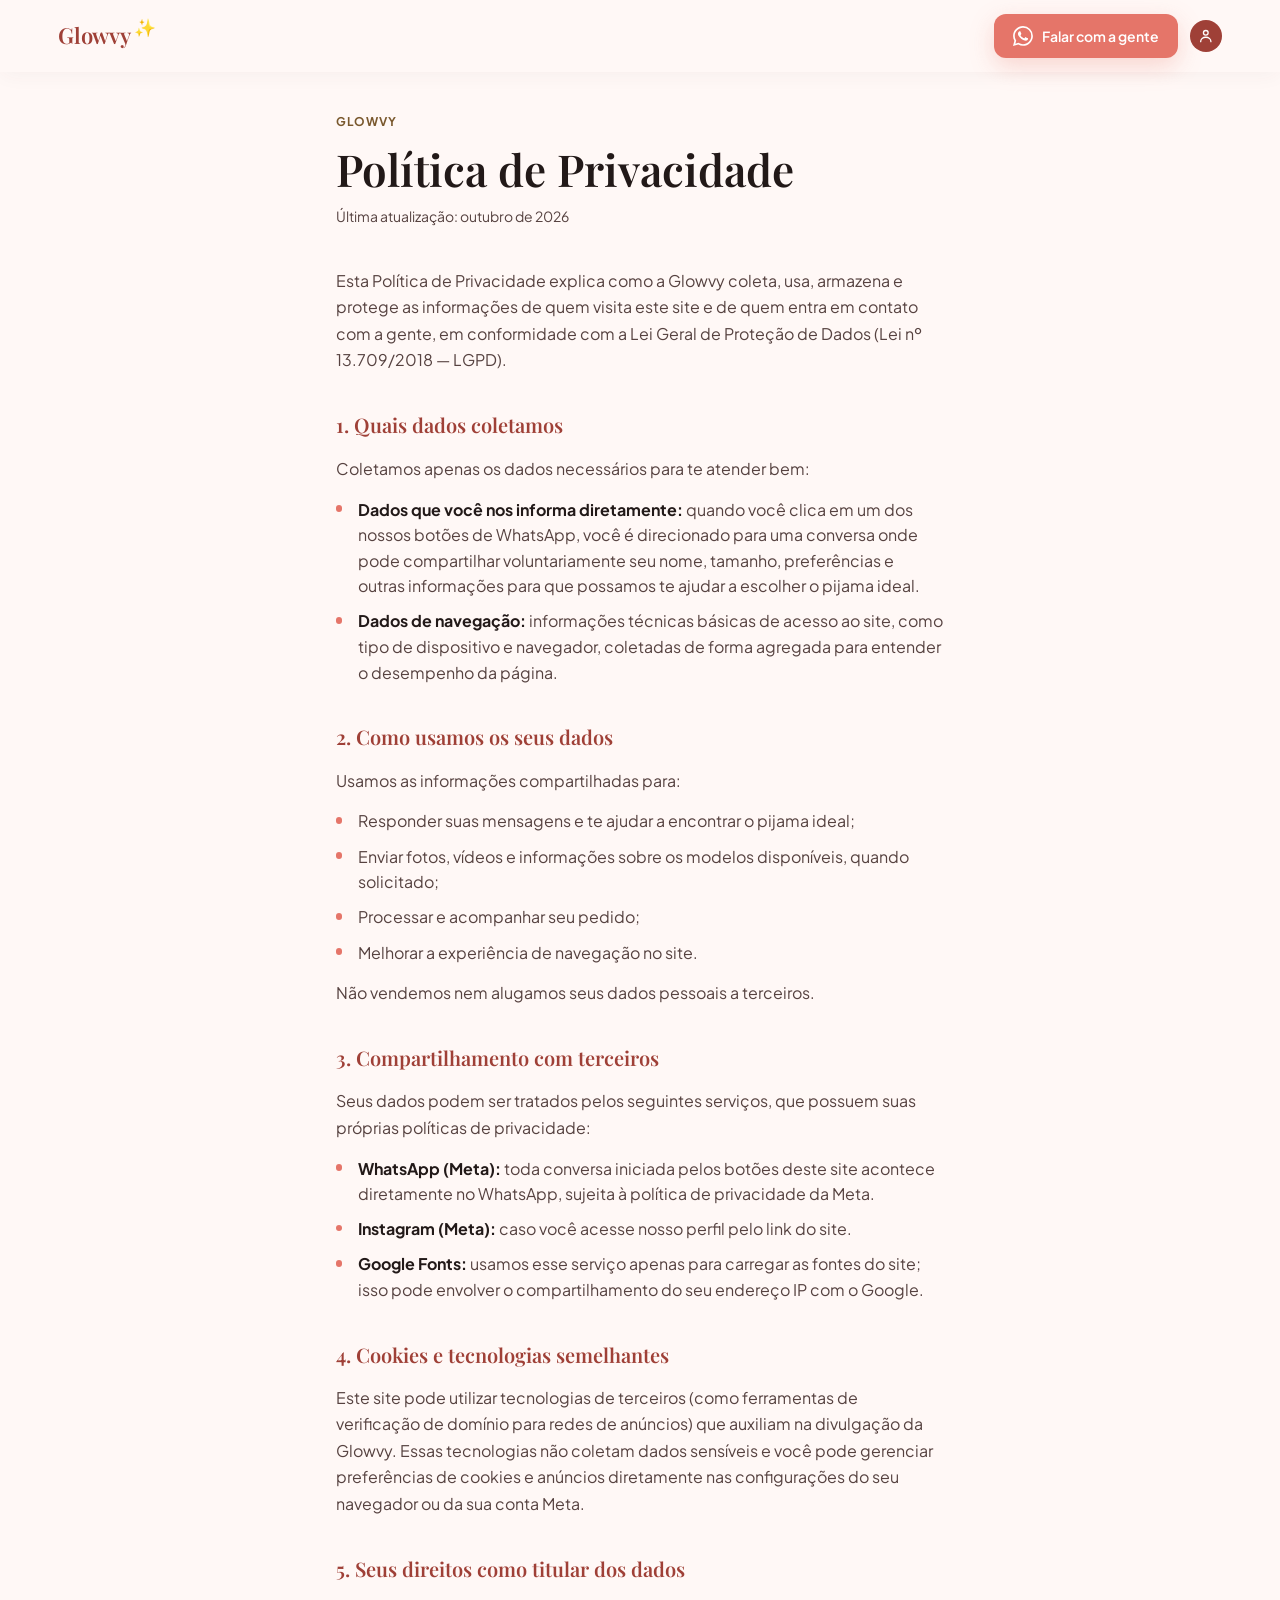
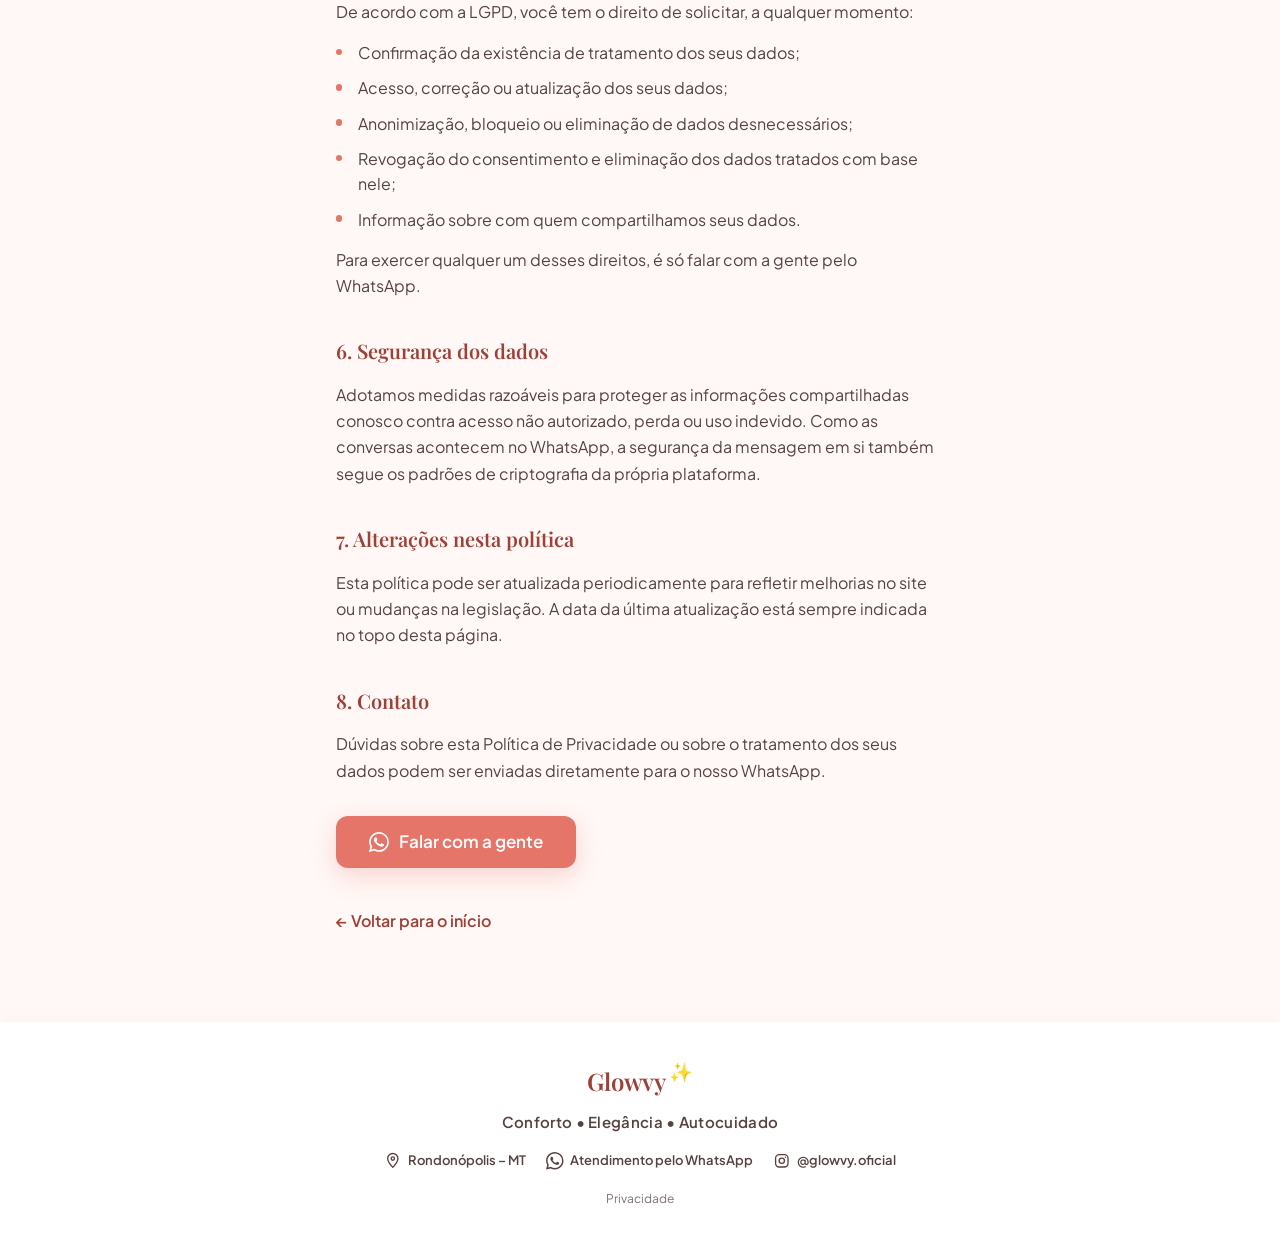
<file: Privacidade.html>
<!DOCTYPE html>
<html lang="pt-BR">
<head>
<meta charset="UTF-8">
<meta name="viewport" content="width=device-width, initial-scale=1.0">
<title>Política de Privacidade — Glowvy</title>
<meta name="description" content="Como a Glowvy coleta, usa e protege os seus dados pessoais.">
<meta name="theme-color" content="#fff8f6">
<meta name="robots" content="noindex">

<link rel="preconnect" href="https://fonts.googleapis.com">
<link rel="preconnect" href="https://fonts.gstatic.com" crossorigin>
<link rel="stylesheet" href="https://fonts.googleapis.com/css2?family=Playfair+Display:ital,wght@0,500;0,600;1,600&family=Plus+Jakarta+Sans:wght@400;500;600;700&display=swap">

<link rel="stylesheet" href="styles.css">
</head>
<body>

<a class="skip-link" href="#conteudo">Pular para o conteúdo</a>

<header class="site-header">
  <div class="wrap header-inner">
    <a href="index.html" class="logo">Glowvy<span class="logo-star" aria-hidden="true">✨</span></a>
    <div class="header-actions">
      <a class="btn btn-primary btn-sm" data-whatsapp data-wa-text="Olá! Vim pelo site e quero saber mais sobre as peças." href="#" target="_blank" rel="noopener">
        <svg class="icon icon-whatsapp" viewBox="0 0 16 16" aria-hidden="true"><path d="M13.601 2.326A7.854 7.854 0 0 0 7.994 0C3.627 0 .068 3.558.064 7.926c0 1.399.366 2.76 1.057 3.965L0 16l4.204-1.102a7.933 7.933 0 0 0 3.79.965h.004c4.368 0 7.926-3.558 7.93-7.93A7.9 7.9 0 0 0 13.6 2.326zM7.994 14.521a6.573 6.573 0 0 1-3.356-.92l-.24-.144-2.494.654.666-2.433-.156-.251a6.56 6.56 0 0 1-1.007-3.505c0-3.626 2.957-6.584 6.591-6.584a6.56 6.56 0 0 1 4.66 1.931 6.56 6.56 0 0 1 1.928 4.66c-.004 3.639-2.961 6.592-6.592 6.592zm3.615-4.934c-.197-.099-1.17-.578-1.353-.646-.182-.065-.315-.099-.445.099-.133.197-.513.646-.627.775-.114.133-.232.148-.43.05-.197-.1-.836-.308-1.592-.985-.59-.525-.985-1.175-1.103-1.372-.114-.198-.011-.304.088-.403.087-.088.197-.232.296-.346.1-.114.133-.198.198-.33.065-.134.034-.248-.015-.347-.05-.099-.445-1.076-.612-1.47-.16-.389-.323-.335-.445-.34-.114-.007-.247-.007-.38-.007a.729.729 0 0 0-.529.247c-.182.198-.691.677-.691 1.654 0 .977.71 1.916.81 2.049.098.133 1.394 2.132 3.383 2.992.47.205.84.326 1.129.418.475.152.904.129 1.246.08.38-.058 1.171-.48 1.337-.943.164-.464.164-.86.114-.943-.049-.084-.182-.133-.38-.232z"/></svg>
        <span>Falar com a gente</span>
      </a>
      <span class="avatar" aria-hidden="true">
        <svg class="icon icon-sm" viewBox="0 0 24 24"><circle cx="12" cy="8" r="3.2"/><path d="M5 20c0-3.5 3-6 7-6s7 2.5 7 6"/></svg>
      </span>
    </div>
  </div>
</header>

<main id="conteudo">
  <section class="section legal">
    <div class="wrap legal-wrap">
      <p class="eyebrow">Glowvy</p>
      <h1 class="legal-title">Política de Privacidade</h1>
      <p class="legal-updated">Última atualização: outubro de 2026</p>

      <div class="legal-content">
        <p>Esta Política de Privacidade explica como a Glowvy coleta, usa, armazena e protege as informações de quem visita este site e de quem entra em contato com a gente, em conformidade com a Lei Geral de Proteção de Dados (Lei nº 13.709/2018 — LGPD).</p>

        <h2>1. Quais dados coletamos</h2>
        <p>Coletamos apenas os dados necessários para te atender bem:</p>
        <ul>
          <li><strong>Dados que você nos informa diretamente:</strong> quando você clica em um dos nossos botões de WhatsApp, você é direcionado para uma conversa onde pode compartilhar voluntariamente seu nome, tamanho, preferências e outras informações para que possamos te ajudar a escolher o pijama ideal.</li>
          <li><strong>Dados de navegação:</strong> informações técnicas básicas de acesso ao site, como tipo de dispositivo e navegador, coletadas de forma agregada para entender o desempenho da página.</li>
        </ul>

        <h2>2. Como usamos os seus dados</h2>
        <p>Usamos as informações compartilhadas para:</p>
        <ul>
          <li>Responder suas mensagens e te ajudar a encontrar o pijama ideal;</li>
          <li>Enviar fotos, vídeos e informações sobre os modelos disponíveis, quando solicitado;</li>
          <li>Processar e acompanhar seu pedido;</li>
          <li>Melhorar a experiência de navegação no site.</li>
        </ul>
        <p>Não vendemos nem alugamos seus dados pessoais a terceiros.</p>

        <h2>3. Compartilhamento com terceiros</h2>
        <p>Seus dados podem ser tratados pelos seguintes serviços, que possuem suas próprias políticas de privacidade:</p>
        <ul>
          <li><strong>WhatsApp (Meta):</strong> toda conversa iniciada pelos botões deste site acontece diretamente no WhatsApp, sujeita à política de privacidade da Meta.</li>
          <li><strong>Instagram (Meta):</strong> caso você acesse nosso perfil pelo link do site.</li>
          <li><strong>Google Fonts:</strong> usamos esse serviço apenas para carregar as fontes do site; isso pode envolver o compartilhamento do seu endereço IP com o Google.</li>
        </ul>

        <h2>4. Cookies e tecnologias semelhantes</h2>
        <p>Este site pode utilizar tecnologias de terceiros (como ferramentas de verificação de domínio para redes de anúncios) que auxiliam na divulgação da Glowvy. Essas tecnologias não coletam dados sensíveis e você pode gerenciar preferências de cookies e anúncios diretamente nas configurações do seu navegador ou da sua conta Meta.</p>

        <h2>5. Seus direitos como titular dos dados</h2>
        <p>De acordo com a LGPD, você tem o direito de solicitar, a qualquer momento:</p>
        <ul>
          <li>Confirmação da existência de tratamento dos seus dados;</li>
          <li>Acesso, correção ou atualização dos seus dados;</li>
          <li>Anonimização, bloqueio ou eliminação de dados desnecessários;</li>
          <li>Revogação do consentimento e eliminação dos dados tratados com base nele;</li>
          <li>Informação sobre com quem compartilhamos seus dados.</li>
        </ul>
        <p>Para exercer qualquer um desses direitos, é só falar com a gente pelo WhatsApp.</p>

        <h2>6. Segurança dos dados</h2>
        <p>Adotamos medidas razoáveis para proteger as informações compartilhadas conosco contra acesso não autorizado, perda ou uso indevido. Como as conversas acontecem no WhatsApp, a segurança da mensagem em si também segue os padrões de criptografia da própria plataforma.</p>

        <h2>7. Alterações nesta política</h2>
        <p>Esta política pode ser atualizada periodicamente para refletir melhorias no site ou mudanças na legislação. A data da última atualização está sempre indicada no topo desta página.</p>

        <h2>8. Contato</h2>
        <p>Dúvidas sobre esta Política de Privacidade ou sobre o tratamento dos seus dados podem ser enviadas diretamente para o nosso WhatsApp.</p>

        <a class="btn btn-primary btn-lg legal-cta" data-whatsapp data-wa-text="Olá! Tenho uma dúvida sobre a política de privacidade da Glowvy." href="#" target="_blank" rel="noopener">
          <svg class="icon icon-whatsapp" viewBox="0 0 16 16" aria-hidden="true"><path d="M13.601 2.326A7.854 7.854 0 0 0 7.994 0C3.627 0 .068 3.558.064 7.926c0 1.399.366 2.76 1.057 3.965L0 16l4.204-1.102a7.933 7.933 0 0 0 3.79.965h.004c4.368 0 7.926-3.558 7.93-7.93A7.9 7.9 0 0 0 13.6 2.326zM7.994 14.521a6.573 6.573 0 0 1-3.356-.92l-.24-.144-2.494.654.666-2.433-.156-.251a6.56 6.56 0 0 1-1.007-3.505c0-3.626 2.957-6.584 6.591-6.584a6.56 6.56 0 0 1 4.66 1.931 6.56 6.56 0 0 1 1.928 4.66c-.004 3.639-2.961 6.592-6.592 6.592zm3.615-4.934c-.197-.099-1.17-.578-1.353-.646-.182-.065-.315-.099-.445.099-.133.197-.513.646-.627.775-.114.133-.232.148-.43.05-.197-.1-.836-.308-1.592-.985-.59-.525-.985-1.175-1.103-1.372-.114-.198-.011-.304.088-.403.087-.088.197-.232.296-.346.1-.114.133-.198.198-.33.065-.134.034-.248-.015-.347-.05-.099-.445-1.076-.612-1.47-.16-.389-.323-.335-.445-.34-.114-.007-.247-.007-.38-.007a.729.729 0 0 0-.529.247c-.182.198-.691.677-.691 1.654 0 .977.71 1.916.81 2.049.098.133 1.394 2.132 3.383 2.992.47.205.84.326 1.129.418.475.152.904.129 1.246.08.38-.058 1.171-.48 1.337-.943.164-.464.164-.86.114-.943-.049-.084-.182-.133-.38-.232z"/></svg>
          <span>Falar com a gente</span>
        </a>

        <p class="legal-back"><a href="index.html">← Voltar para o início</a></p>
      </div>
    </div>
  </section>
</main>

<footer class="site-footer">
  <div class="wrap footer-inner">
    <p class="logo logo-footer">Glowvy<span class="logo-star" aria-hidden="true">✨</span></p>
    <p class="footer-text">Conforto <span aria-hidden="true">•</span> Elegância <span aria-hidden="true">•</span> Autocuidado</p>
    <ul class="footer-meta">
      <li>
        <svg class="icon icon-sm" viewBox="0 0 24 24" aria-hidden="true"><path d="M12 21s7-7.4 7-12a7 7 0 1 0-14 0c0 4.6 7 12 7 12Z"/><circle cx="12" cy="9" r="2.3"/></svg>
        <span>Rondonópolis – MT</span>
      </li>
      <li>
        <a data-whatsapp data-wa-text="Olá! Vim pelo site da Glowvy." href="#" target="_blank" rel="noopener">
          <svg class="icon icon-sm icon-whatsapp" viewBox="0 0 16 16" aria-hidden="true"><path d="M13.601 2.326A7.854 7.854 0 0 0 7.994 0C3.627 0 .068 3.558.064 7.926c0 1.399.366 2.76 1.057 3.965L0 16l4.204-1.102a7.933 7.933 0 0 0 3.79.965h.004c4.368 0 7.926-3.558 7.93-7.93A7.9 7.9 0 0 0 13.6 2.326zM7.994 14.521a6.573 6.573 0 0 1-3.356-.92l-.24-.144-2.494.654.666-2.433-.156-.251a6.56 6.56 0 0 1-1.007-3.505c0-3.626 2.957-6.584 6.591-6.584a6.56 6.56 0 0 1 4.66 1.931 6.56 6.56 0 0 1 1.928 4.66c-.004 3.639-2.961 6.592-6.592 6.592zm3.615-4.934c-.197-.099-1.17-.578-1.353-.646-.182-.065-.315-.099-.445.099-.133.197-.513.646-.627.775-.114.133-.232.148-.43.05-.197-.1-.836-.308-1.592-.985-.59-.525-.985-1.175-1.103-1.372-.114-.198-.011-.304.088-.403.087-.088.197-.232.296-.346.1-.114.133-.198.198-.33.065-.134.034-.248-.015-.347-.05-.099-.445-1.076-.612-1.47-.16-.389-.323-.335-.445-.34-.114-.007-.247-.007-.38-.007a.729.729 0 0 0-.529.247c-.182.198-.691.677-.691 1.654 0 .977.71 1.916.81 2.049.098.133 1.394 2.132 3.383 2.992.47.205.84.326 1.129.418.475.152.904.129 1.246.08.38-.058 1.171-.48 1.337-.943.164-.464.164-.86.114-.943-.049-.084-.182-.133-.38-.232z"/></svg>
          <span>Atendimento pelo WhatsApp</span>
        </a>
      </li>
      <li>
        <a href="https://instagram.com/glowvy.oficial" target="_blank" rel="noopener">
          <svg class="icon icon-sm" viewBox="0 0 24 24" aria-hidden="true"><rect x="3.5" y="3.5" width="17" height="17" rx="5"/><circle cx="12" cy="12" r="3.6"/><circle cx="17" cy="7" r="1" fill="currentColor" stroke="none"/></svg>
          <span>@glowvy.oficial</span>
        </a>
      </li>
    </ul>
    <p class="footer-fineprint"><a href="privacidade.html">Privacidade</a></p>
  </div>
</footer>

<script src="script.js" defer></script>
</body>
</html>
</file>
<file: styles.css>
/* ==========================================================================
   Glowvy — Landing Page
   Tokens transcritos de DESIGN.md (cores, tipografia, espaçamento, raios)
   ========================================================================== */

:root {
  /* Cores */
  --surface: #fff8f6;
  --surface-dim: #e7d6d3;
  --surface-container-lowest: #ffffff;
  --surface-container-low: #fff0ee;
  --surface-container: #fceae7;
  --surface-container-high: #f6e4e1;
  --on-surface: #221918;
  --on-surface-variant: #564240;
  --outline-variant: #dcc0bd;
  --primary: #9f4037;
  --primary-container: #e57569;
  --primary-container-hover: #dc6659;
  --on-primary: #ffffff;
  --on-primary-container: #5e100d;
  --secondary: #79582d;
  --secondary-container: #fdcf9a;

  /* Tipografia */
  --font-display: "Playfair Display", Georgia, serif;
  --font-body: "Plus Jakarta Sans", -apple-system, BlinkMacSystemFont, sans-serif;

  /* Espaçamento */
  --gutter: 1.5rem;
  --gutter-mobile: 1rem;
  --margin: 3rem;
  --margin-mobile: 1.25rem;
  --space-xs: 0.25rem;
  --space-sm: 0.5rem;
  --space-md: 1rem;
  --space-lg: 1.5rem;
  --space-xl: 2.5rem;

  /* Raios */
  --radius-sm: 0.5rem;
  --radius: 0.625rem;
  --radius-md: 0.75rem;
  --radius-lg: 1rem;
  --radius-xl: 1.25rem;
  --radius-full: 9999px;

  /* Sombras (difusão quente, ver DESIGN.md § Elevação) */
  --shadow-resting: 0 4px 20px -2px rgba(74, 63, 61, 0.05);
  --shadow-hover: 0 12px 32px -4px rgba(74, 63, 61, 0.08);
  --shadow-cta: 0 8px 24px rgba(229, 117, 105, 0.28);
  --shadow-panel: 0 16px 40px -6px rgba(74, 63, 61, 0.08);
}

/* ---------- Reset básico ---------- */
*, *::before, *::after { box-sizing: border-box; }
html { -webkit-text-size-adjust: 100%; scroll-behavior: smooth; }
body {
  margin: 0;
  background: var(--surface);
  color: var(--on-surface);
  font-family: var(--font-body);
  font-size: 1rem;
  line-height: 1.6;
  -webkit-font-smoothing: antialiased;
  overflow-x: hidden; /* previne scroll horizontal em telas muito estreitas */
}
img { max-width: 100%; display: block; height: auto; }
a { color: inherit; text-decoration: none; }
ul, ol { list-style: none; margin: 0; padding: 0; }
h1, h2, h3, p { margin: 0; }
button { font: inherit; }

@media (prefers-reduced-motion: reduce) {
  html { scroll-behavior: auto; }
  * { animation-duration: 0.01ms !important; transition-duration: 0.01ms !important; }
}

.skip-link {
  position: absolute;
  left: -999px;
  top: 0;
  background: var(--primary);
  color: #fff;
  padding: 0.75rem 1.25rem;
  border-radius: 0 0 var(--radius) 0;
  z-index: 100;
}
.skip-link:focus { left: 0; }

:focus-visible {
  outline: 2px solid var(--primary);
  outline-offset: 2px;
}

.icon {
  width: 1.25rem;
  height: 1.25rem;
  fill: none;
  stroke: currentColor;
  stroke-width: 1.8;
  stroke-linecap: round;
  stroke-linejoin: round;
  flex-shrink: 0;
}
.icon-sm { width: 1.1rem; height: 1.1rem; }

/* Logotipo oficial do WhatsApp: é um único <path> preenchido, então só
   precisa sobrescrever o fill/stroke padrão de .icon (que é stroke-based). */
.icon-whatsapp { fill: currentColor; stroke: none; }

.wrap {
  width: 100%;
  max-width: 78.75rem; /* 1320px */
  margin-inline: auto;
  padding-inline: var(--margin-mobile);
}
@media (min-width: 64rem) {
  .wrap { padding-inline: var(--margin); }
}

/* ---------- Header ---------- */
.site-header {
  position: sticky;
  top: 0;
  z-index: 50;
  background: rgba(255, 248, 246, 0.92);
  backdrop-filter: blur(8px);
  -webkit-backdrop-filter: blur(8px);
  box-shadow: var(--shadow-resting);
}
.header-inner {
  height: 4.5rem;
  display: flex;
  align-items: center;
  justify-content: space-between;
  gap: 0.75rem;
}
.logo {
  display: inline-flex;
  align-items: center;
  gap: 0.2rem;
  font-family: var(--font-display);
  font-size: 1.375rem;
  font-weight: 600;
  color: var(--primary);
  letter-spacing: -0.01em;
  flex-shrink: 0;
}
.logo-star {
  font-size: 0.8em;
  line-height: 1;
  transform: translateY(-0.5em);
}
.header-actions {
  display: flex;
  align-items: center;
  gap: 0.75rem;
  min-width: 0;
}
.avatar {
  display: none;
  align-items: center;
  justify-content: center;
  width: 2rem;
  height: 2rem;
  flex-shrink: 0;
  border-radius: var(--radius-full);
  background: var(--primary);
  color: #fff;
}
@media (min-width: 36rem) {
  .avatar { display: inline-flex; }
}

/* ---------- Botões e links ---------- */
.btn {
  display: inline-flex;
  align-items: center;
  justify-content: center;
  gap: 0.6rem;
  font-family: var(--font-body);
  font-weight: 600;
  border-radius: var(--radius-md);
  border: 1.5px solid transparent;
  cursor: pointer;
  text-align: center;
  transition: background-color 0.2s ease, box-shadow 0.2s ease, transform 0.2s ease, color 0.2s ease;
}
.btn-primary {
  background: var(--primary-container);
  color: var(--on-primary);
  box-shadow: var(--shadow-cta);
}
.btn-primary:hover {
  background: var(--primary-container-hover);
  transform: translateY(-1px);
}
.btn-secondary {
  background: transparent;
  color: var(--on-surface);
  border-color: var(--on-surface);
}
.btn-secondary:hover {
  background: var(--on-surface);
  color: var(--surface);
}
.btn-sm {
  height: 2.75rem;
  padding-inline: 1.1rem;
  font-size: 0.875rem;
  white-space: nowrap;
}
.btn-lg {
  min-height: 3.25rem;
  padding-block: 0.65rem;
  padding-inline: 2rem;
  font-size: 1.0625rem;
  width: 100%;
}
@media (min-width: 40rem) {
  .btn-lg { width: auto; }
}

.text-link {
  display: inline-flex;
  align-items: center;
  gap: 0.35rem;
  margin-top: 0.9rem;
  font-weight: 600;
  font-size: 0.9375rem;
  color: var(--primary);
}
.text-link-arrow {
  display: inline-block;
  transition: transform 0.2s ease;
}
.text-link:hover .text-link-arrow { transform: translateX(0.25rem); }

.eyebrow {
  font-size: 0.75rem;
  font-weight: 700;
  color: var(--secondary);
  letter-spacing: 0.06em;
  text-transform: uppercase;
}

/* ---------- Hero ---------- */
.hero { padding-block: var(--space-md) 3.5rem; }
.hero-grid {
  display: grid;
  gap: 2.5rem;
}
@media (min-width: 64rem) {
  .hero { padding-block: var(--space-xl) 5rem; }
  .hero-grid {
    grid-template-columns: 1fr 1fr;
    align-items: center;
    gap: var(--gutter);
  }
}

.hero-title {
  font-family: var(--font-display);
  font-weight: 600;
  font-size: 2.1rem;
  line-height: 1.2;
  letter-spacing: -0.01em;
}
@media (min-width: 64rem) {
  .hero-title { font-size: 3.25rem; line-height: 1.12; }
}

.hero-sub {
  margin-top: 1.1rem;
  font-size: 1.0625rem;
  line-height: 1.6;
  color: var(--on-surface-variant);
  max-width: 34rem;
}

.hero-actions {
  margin-top: 2rem;
  display: flex;
  flex-wrap: wrap;
  gap: 0.9rem;
}

.hero-diffs {
  margin-top: 2.5rem;
  display: grid;
  grid-template-columns: 1fr;
  gap: 1.1rem;
  padding: 1.25rem;
  background: rgba(255, 240, 238, 0.7);
  border-radius: var(--radius-lg);
  box-shadow: var(--shadow-resting);
}
@media (min-width: 30rem) {
  .hero-diffs { grid-template-columns: repeat(3, 1fr); }
}
.hero-diffs li {
  display: flex;
  align-items: flex-start;
  gap: 0.65rem;
  color: var(--secondary);
}
.hero-diffs li > span:last-child {
  display: flex;
  flex-direction: column;
  gap: 0.15rem;
  font-size: 0.8125rem;
  color: var(--on-surface-variant);
  line-height: 1.4;
}
.hero-diffs strong {
  font-size: 0.875rem;
  font-weight: 700;
  color: var(--on-surface);
  line-height: 1.25;
}
.hero-diff-icon {
  flex-shrink: 0;
  display: inline-flex;
  align-items: center;
  justify-content: center;
  width: 2.25rem;
  height: 2.25rem;
  border-radius: var(--radius-full);
  background: var(--surface-container-lowest);
  color: var(--primary-container);
  box-shadow: var(--shadow-resting);
}

.hero-media { position: relative; }
.hero-media img {
  display: block;
  width: 100%;
  height: 100%;
  object-fit: cover;
  border-radius: var(--radius-xl);
  overflow: hidden;
  box-shadow: var(--shadow-panel);
  aspect-ratio: 4 / 5;
}
.hero-star {
  position: absolute;
  top: -0.75rem;
  right: 1rem;
  width: 2.75rem;
  height: 2.75rem;
  display: flex;
  align-items: center;
  justify-content: center;
  border-radius: var(--radius-full);
  background: var(--surface-container-lowest);
  color: var(--secondary);
  box-shadow: var(--shadow-hover);
}

.hero-badge {
  position: absolute;
  left: 1rem;
  right: 1rem;
  bottom: -1.5rem;
  display: flex;
  gap: 0.75rem;
  align-items: flex-start;
  background: rgba(255, 255, 255, 0.92);
  backdrop-filter: blur(6px);
  border: 1px solid rgba(255, 255, 255, 0.6);
  border-radius: var(--radius-lg);
  padding: 1rem 1.1rem;
  box-shadow: var(--shadow-panel);
  color: var(--primary);
}
@media (min-width: 30rem) {
  .hero-badge { left: 1.5rem; right: auto; max-width: 21rem; bottom: -1.75rem; }
}
.hero-badge-title {
  font-size: 0.8125rem;
  font-weight: 700;
  color: var(--on-surface);
}
.hero-badge-text {
  margin-top: 0.2rem;
  font-size: 0.8125rem;
  line-height: 1.4;
  color: var(--on-surface-variant);
}

/* ---------- Seções ---------- */
.section { padding-block: 4rem; }
@media (min-width: 64rem) { .section { padding-block: 5.5rem; } }
.section-tinted { background: var(--surface-container-low); }

.section-head {
  max-width: 40rem;
  margin-inline: auto;
  text-align: center;
  margin-bottom: 2.75rem;
}
.section-head h2 {
  margin-top: 0.6rem;
  font-family: var(--font-display);
  font-weight: 600;
  font-size: 1.75rem;
  line-height: 1.25;
}
@media (min-width: 64rem) {
  .section-head h2 { font-size: 2.5rem; line-height: 1.2; }
}
.section-sub {
  margin-top: 0.9rem;
  color: var(--on-surface-variant);
  font-size: 1.0625rem;
  line-height: 1.6;
}
.section-link { text-align: center; margin-top: 2.5rem; }
.section-link a {
  color: var(--primary);
  font-weight: 600;
  font-size: 0.9375rem;
}

/* ---------- Cards de coleção ---------- */
.card-grid {
  display: grid;
  gap: var(--gutter);
  grid-template-columns: 1fr;
}
@media (min-width: 48rem) {
  .card-grid { grid-template-columns: repeat(3, 1fr); }
}

.collection-card {
  background: var(--surface-container-lowest);
  border: 1px solid rgba(74, 63, 61, 0.06);
  border-radius: var(--radius-md);
  padding: 1.25rem;
  transition: box-shadow 0.2s ease, transform 0.2s ease;
}
.collection-card:hover { box-shadow: var(--shadow-hover); transform: translateY(-2px); }
.collection-media {
  position: relative;
  border-radius: var(--radius);
  overflow: hidden;
  aspect-ratio: 4 / 3.2;
  margin-bottom: 1.1rem;
}
.collection-media img { width: 100%; height: 100%; object-fit: cover; }
.tag {
  position: absolute;
  left: 0.65rem;
  top: 0.65rem;
  background: rgba(34, 25, 24, 0.55);
  color: #fff;
  font-size: 0.6875rem;
  font-weight: 700;
  letter-spacing: 0.06em;
  text-transform: uppercase;
  padding: 0.3rem 0.6rem;
  border-radius: var(--radius-full);
}
.collection-card h3 {
  font-family: var(--font-display);
  font-weight: 500;
  font-size: 1.25rem;
}
.collection-card p {
  margin-top: 0.6rem;
  color: var(--on-surface-variant);
  font-size: 0.9375rem;
  line-height: 1.55;
}

/* ---------- Passos ---------- */
.steps-grid {
  display: grid;
  gap: var(--gutter);
  grid-template-columns: 1fr;
}
@media (min-width: 48rem) {
  .steps-grid { grid-template-columns: repeat(3, 1fr); }
}
.step-card {
  background: var(--surface-container-lowest);
  border-radius: var(--radius-lg);
  padding: 1.75rem 1.5rem;
  box-shadow: var(--shadow-resting);
}
.step-icon {
  display: inline-flex;
  align-items: center;
  justify-content: center;
  width: 3rem;
  height: 3rem;
  border-radius: var(--radius-md);
  background: var(--surface-container-low);
  color: var(--secondary);
  margin-bottom: 1.25rem;
}
.step-label {
  font-size: 0.6875rem;
  font-weight: 700;
  letter-spacing: 0.08em;
  text-transform: uppercase;
  color: var(--primary-container);
}
.step-card h3 {
  margin-top: 0.4rem;
  font-family: var(--font-display);
  font-weight: 500;
  font-size: 1.25rem;
}
.step-card p {
  margin-top: 0.6rem;
  color: var(--on-surface-variant);
  font-size: 0.9375rem;
  line-height: 1.55;
}

/* ---------- Diferenciais ---------- */
.feature-grid {
  display: grid;
  gap: var(--gutter);
  grid-template-columns: 1fr;
}
@media (min-width: 36rem) {
  .feature-grid { grid-template-columns: repeat(2, 1fr); }
}
@media (min-width: 64rem) {
  .feature-grid { grid-template-columns: repeat(3, 1fr); }
}
.feature-card {
  padding: 1.75rem;
  border-radius: var(--radius-lg);
  background: rgba(255, 240, 238, 0.6);
  transition: background-color 0.2s ease;
}
.feature-card:hover { background: var(--surface-container-low); }
.feature-icon {
  display: inline-flex;
  align-items: center;
  justify-content: center;
  width: 3rem;
  height: 3rem;
  border-radius: var(--radius-md);
  background: var(--surface-container-lowest);
  color: var(--secondary);
  box-shadow: var(--shadow-resting);
  margin-bottom: 1.25rem;
}
.feature-card h3 {
  font-family: var(--font-body);
  font-weight: 600;
  font-size: 1.125rem;
}
.feature-card p {
  margin-top: 0.6rem;
  color: var(--on-surface-variant);
  font-size: 0.9375rem;
  line-height: 1.55;
}

/* ---------- Sobre a Glowvy ---------- */
.about-wrap {
  max-width: 42rem;
  text-align: center;
}
.about-lead {
  color: var(--secondary);
  font-weight: 600;
  font-size: 0.9375rem;
}
.about-statement {
  margin-top: 0.75rem;
  font-family: var(--font-display);
  font-style: italic;
  font-weight: 600;
  color: var(--primary-container);
  font-size: 1.85rem;
  line-height: 1.3;
}
@media (min-width: 48rem) {
  .about-statement { font-size: 2.5rem; }
}
.about-text {
  margin-top: 1.25rem;
  color: var(--on-surface-variant);
  font-size: 1.0625rem;
  line-height: 1.65;
}
.about-text + .about-text { margin-top: 0.9rem; }

/* ---------- Depoimentos ---------- */
.testimonial-grid {
  display: grid;
  gap: var(--gutter);
  grid-template-columns: 1fr;
}
@media (min-width: 48rem) {
  .testimonial-grid { grid-template-columns: repeat(3, 1fr); }
}
.testimonial-card {
  margin: 0;
  padding: 1.75rem;
  border-radius: var(--radius-lg);
  background: var(--surface-container-lowest);
  box-shadow: var(--shadow-resting);
  text-align: center;
}
.testimonial-card .stars {
  color: var(--secondary-container);
  letter-spacing: 0.15em;
  font-size: 1rem;
}
.testimonial-card p {
  margin-top: 0.9rem;
  font-family: var(--font-display);
  font-size: 1.125rem;
  font-style: italic;
  line-height: 1.5;
  color: var(--on-surface);
}

/* ---------- CTA final ---------- */
.final-cta {
  position: relative;
  overflow: hidden;
  text-align: center;
  background: var(--surface-container);
  border-radius: var(--radius-xl);
  padding: 3rem 1.5rem;
  box-shadow: var(--shadow-panel);
  isolation: isolate;
}
@media (min-width: 48rem) {
  .final-cta { padding: 4.5rem 5rem; }
}
.final-cta::before,
.final-cta::after {
  content: "";
  position: absolute;
  border-radius: 50%;
  filter: blur(60px);
  z-index: -1;
}
.final-cta::before {
  width: 22rem; height: 22rem;
  background: rgba(229, 117, 105, 0.18);
  top: -8rem; left: 50%; transform: translateX(-50%);
}
.final-cta::after {
  width: 16rem; height: 16rem;
  background: rgba(121, 88, 45, 0.14);
  bottom: -6rem; right: -2rem;
}
.final-cta-icon {
  display: inline-flex;
  align-items: center;
  justify-content: center;
  width: 3rem;
  height: 3rem;
  border-radius: var(--radius-full);
  background: var(--surface-container-lowest);
  color: var(--secondary);
  box-shadow: var(--shadow-resting);
  margin-bottom: 1.5rem;
}
.final-cta h2 {
  font-family: var(--font-display);
  font-weight: 600;
  font-size: 1.75rem;
  line-height: 1.3;
  max-width: 28rem;
  margin-inline: auto;
}
@media (min-width: 48rem) {
  .final-cta h2 { font-size: 2.25rem; }
}
.final-cta > p {
  margin-top: 1.1rem;
  max-width: 30rem;
  margin-inline: auto;
  color: var(--on-surface-variant);
  font-size: 1.0625rem;
  line-height: 1.6;
}
.final-cta-triplet {
  margin-top: 1.25rem !important;
  display: flex;
  flex-wrap: wrap;
  justify-content: center;
  gap: 0.5rem 0.9rem;
  font-family: var(--font-display);
  font-style: italic;
  font-weight: 600;
  font-size: 1.0625rem;
  color: var(--primary);
}
.final-cta .btn { margin-top: 1.75rem; }

/* ---------- Página de Privacidade ---------- */
.legal { padding-top: 2.5rem; }
.legal-wrap { max-width: 44rem; }
.legal-title {
  margin-top: 0.6rem;
  font-family: var(--font-display);
  font-weight: 600;
  font-size: 2rem;
  line-height: 1.25;
}
@media (min-width: 48rem) {
  .legal-title { font-size: 2.75rem; }
}
.legal-updated {
  margin-top: 0.6rem;
  color: var(--on-surface-variant);
  font-size: 0.875rem;
}
.legal-content { margin-top: 2.5rem; }
.legal-content h2 {
  margin-top: 2.25rem;
  font-family: var(--font-display);
  font-weight: 600;
  font-size: 1.25rem;
  color: var(--primary);
}
.legal-content h2:first-child { margin-top: 0; }
.legal-content p {
  margin-top: 0.9rem;
  color: var(--on-surface-variant);
  font-size: 1rem;
  line-height: 1.65;
}
.legal-content ul {
  margin-top: 0.9rem;
  display: flex;
  flex-direction: column;
  gap: 0.6rem;
}
.legal-content li {
  position: relative;
  padding-left: 1.4rem;
  color: var(--on-surface-variant);
  font-size: 1rem;
  line-height: 1.6;
}
.legal-content li::before {
  content: "";
  position: absolute;
  left: 0;
  top: 0.55rem;
  width: 0.4rem;
  height: 0.4rem;
  border-radius: var(--radius-full);
  background: var(--primary-container);
}
.legal-content strong { color: var(--on-surface); }
.legal-cta { margin-top: 2rem; }
.legal-back {
  margin-top: 2.5rem !important;
  font-weight: 600;
}
.legal-back a { color: var(--primary); }

/* ---------- Rodapé ---------- */
.site-footer {
  background: var(--surface-container-lowest);
  box-shadow: 0 -1px 12px rgba(74, 63, 61, 0.04);
}
.footer-inner {
  padding-block: var(--space-xl);
  display: flex;
  flex-direction: column;
  align-items: center;
  text-align: center;
  gap: 0.6rem;
}
.logo-footer { font-size: 1.5rem; justify-content: center; }
.footer-text {
  color: var(--on-surface-variant);
  font-size: 0.9375rem;
  font-weight: 600;
  letter-spacing: 0.02em;
}
.footer-meta {
  margin-top: 0.4rem;
  display: flex;
  flex-wrap: wrap;
  justify-content: center;
  align-items: center;
  gap: 0.5rem 1.25rem;
}
.footer-meta li {
  display: inline-flex;
  align-items: center;
  gap: 0.4rem;
  color: var(--on-surface-variant);
  font-size: 0.8125rem;
  font-weight: 600;
}
.footer-meta a {
  display: inline-flex;
  align-items: center;
  gap: 0.4rem;
  transition: color 0.2s ease;
}
.footer-meta a:hover { color: var(--primary-container); }
.footer-fineprint {
  margin-top: 0.5rem;
  font-size: 0.75rem;
  color: var(--on-surface-variant);
  opacity: 0.75;
}
</file>
